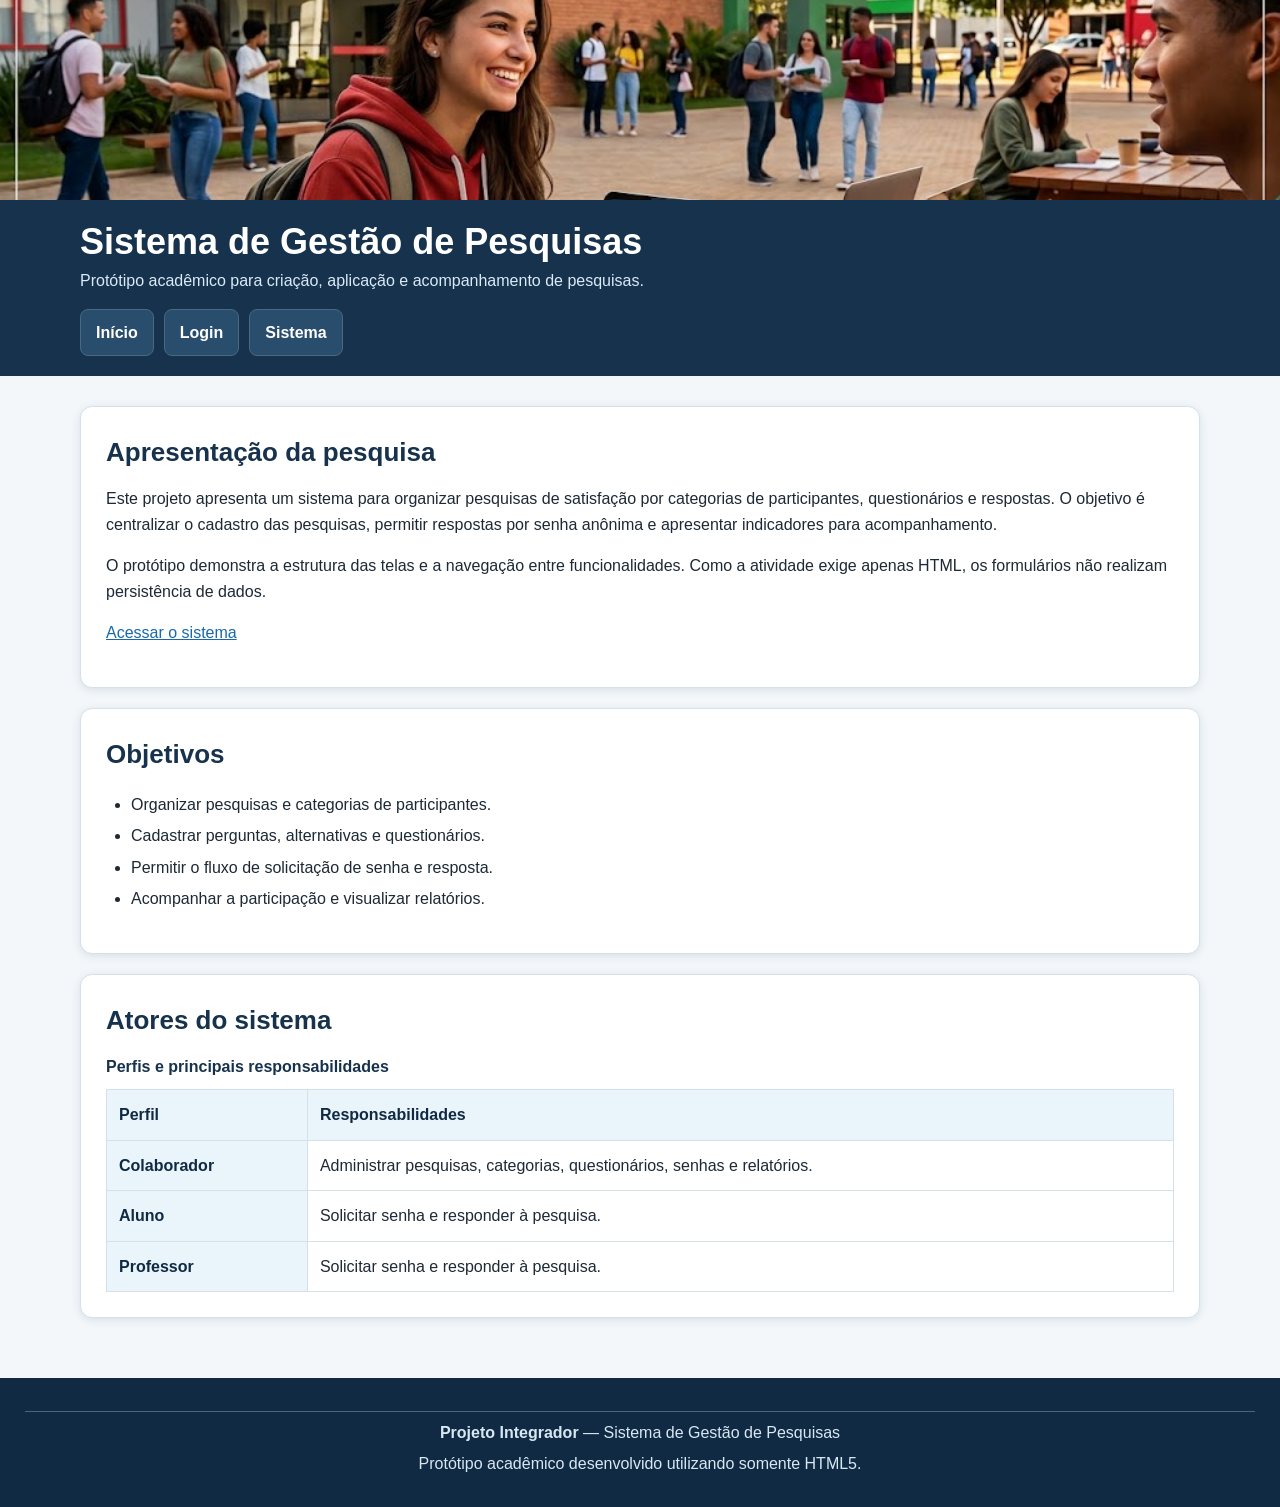
<file: 2026-2/desenvolvimento-web/desenvolvimento-web-projeto/desenvolvimentoweb/index.html>
<!DOCTYPE html>
<html lang="pt-BR">
<head>
<meta charset="UTF-8">
<meta name="viewport" content="width=device-width, initial-scale=1.0">
<meta name="description" content="Protótipo acadêmico de sistema para gestão de pesquisas de satisfação.">
<title>Início — Gestão de Pesquisas</title>
<link rel="stylesheet" href="css/style.css">
</head>
<body>
<header>
<figure>
<img src="img/fotoinicial.jpg">
<figcaption>Banner de apresentação do sistema</figcaption>
</figure>
<h1>Sistema de Gestão de Pesquisas</h1>
<p>Protótipo acadêmico para criação, aplicação e acompanhamento de pesquisas.</p>
<nav aria-label="Navegação principal">
<ul>
<li><a href="index.html">Início</a></li>
<li><a href="login.html">Login</a></li>
<li><a href="main.html">Sistema</a></li>
</ul>
</nav>
</header>
<main id="conteudo">
<section aria-labelledby="apresentacao">
<h2 id="apresentacao">Apresentação da pesquisa</h2>
<p>Este projeto apresenta um sistema para organizar pesquisas de satisfação por categorias de participantes, questionários e respostas. O objetivo é centralizar o cadastro das pesquisas, permitir respostas por senha anônima e apresentar indicadores para acompanhamento.</p>
<p>O protótipo demonstra a estrutura das telas e a navegação entre funcionalidades. Como a atividade exige apenas HTML, os formulários não realizam persistência de dados.</p>
<p><a href="login.html">Acessar o sistema</a></p>
</section>
<section aria-labelledby="objetivos">
<h2 id="objetivos">Objetivos</h2>
<ul>
<li>Organizar pesquisas e categorias de participantes.</li>
<li>Cadastrar perguntas, alternativas e questionários.</li>
<li>Permitir o fluxo de solicitação de senha e resposta.</li>
<li>Acompanhar a participação e visualizar relatórios.</li>
</ul>
</section>
<section aria-labelledby="atores">
<h2 id="atores">Atores do sistema</h2>
<table>
<caption>Perfis e principais responsabilidades</caption>
<thead><tr><th scope="col">Perfil</th><th scope="col">Responsabilidades</th></tr></thead>
<tbody>
<tr><th scope="row">Colaborador</th><td>Administrar pesquisas, categorias, questionários, senhas e relatórios.</td></tr>
<tr><th scope="row">Aluno</th><td>Solicitar senha e responder à pesquisa.</td></tr>
<tr><th scope="row">Professor</th><td>Solicitar senha e responder à pesquisa.</td></tr>
</tbody>
</table>
</section>
</main>
<footer>
<hr>
<p><strong>Projeto Integrador</strong> — Sistema de Gestão de Pesquisas</p>
<p>Protótipo acadêmico desenvolvido utilizando somente HTML5.</p>
</footer>
</body>
</html>
</file>
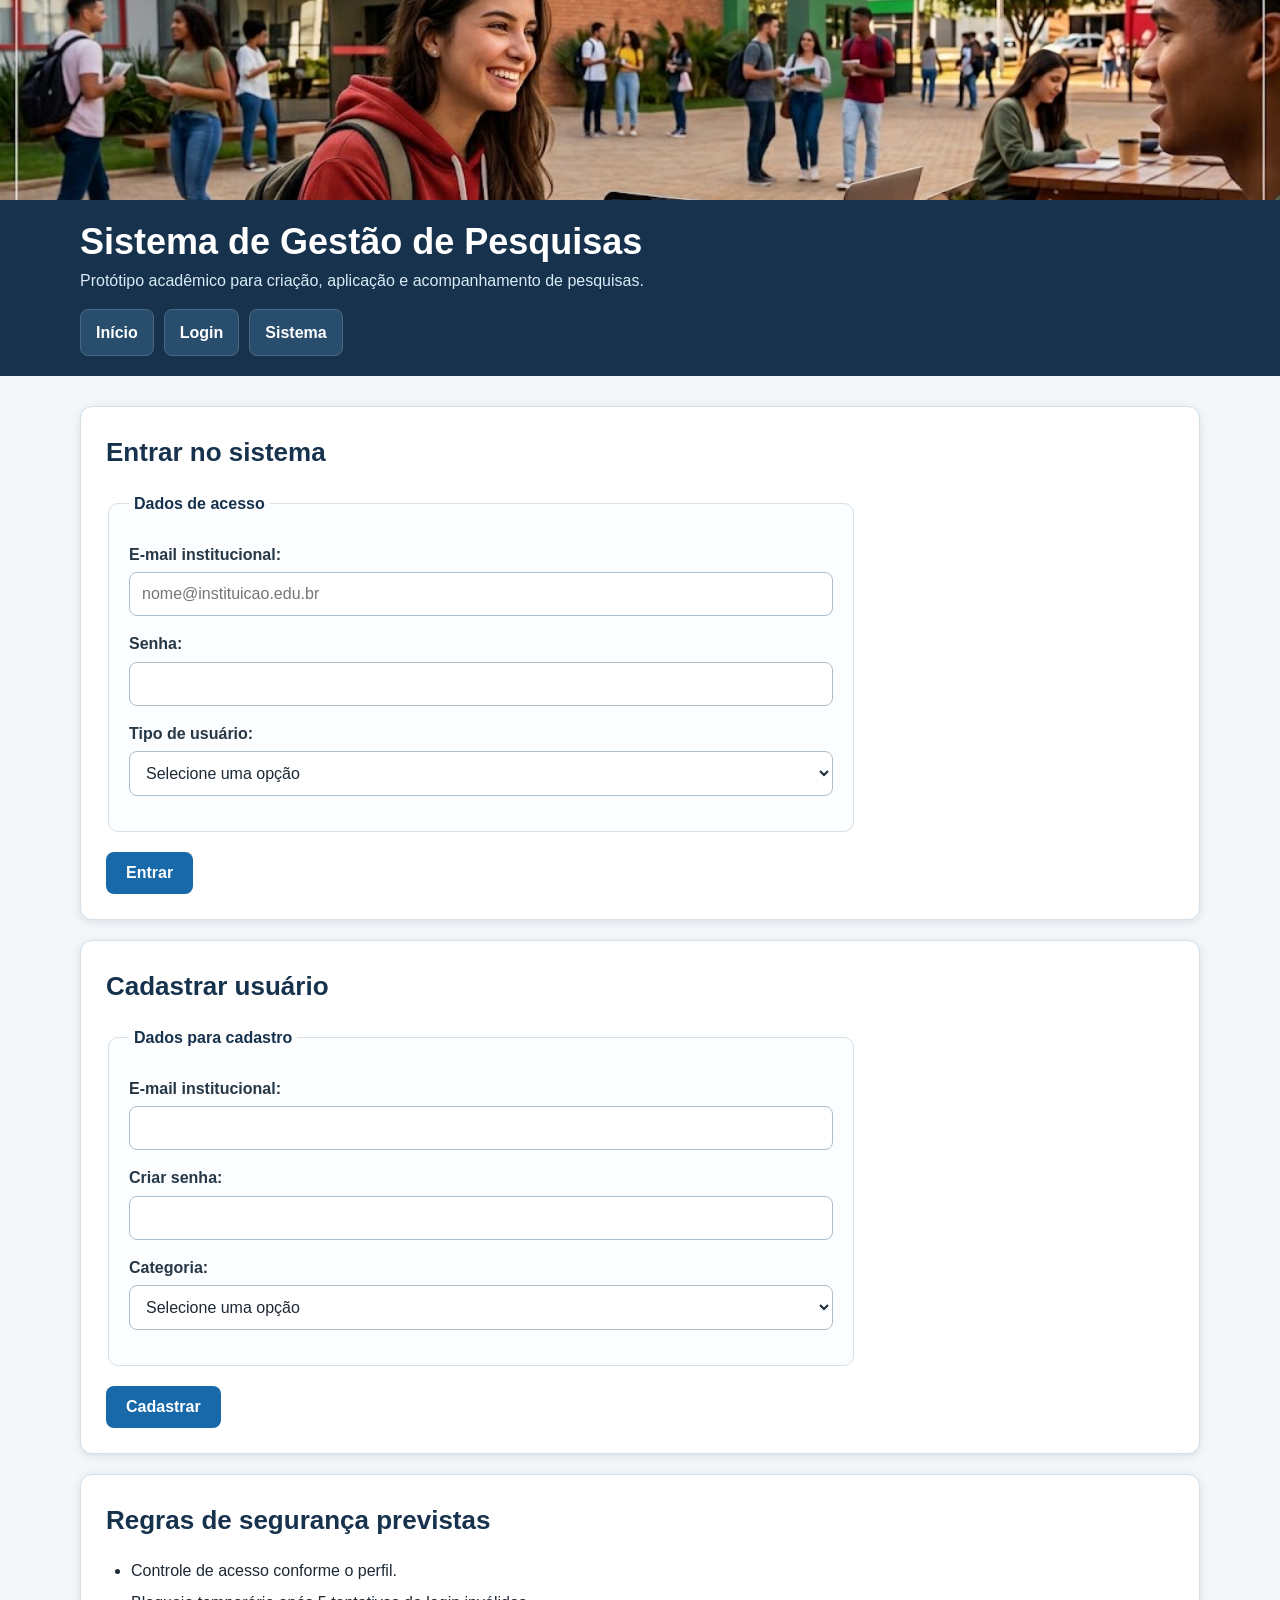
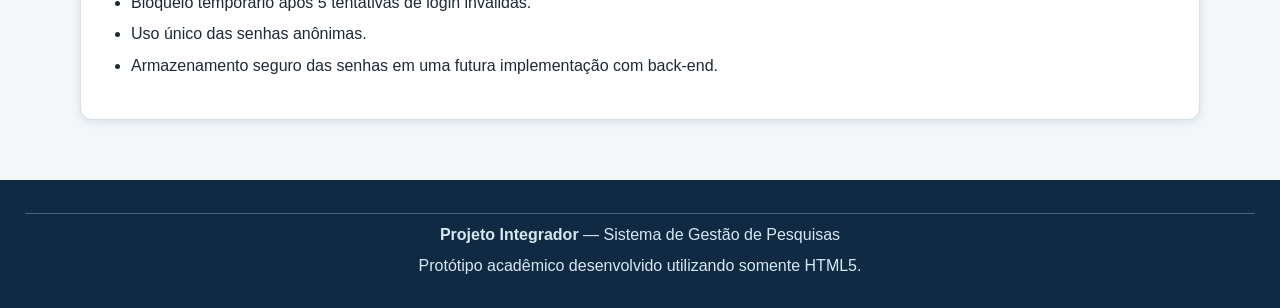
<file: 2026-2/desenvolvimento-web/desenvolvimento-web-projeto/desenvolvimentoweb/login.html>
<!DOCTYPE html>
<html lang="pt-BR">
<head>
<meta charset="UTF-8">
<meta name="viewport" content="width=device-width, initial-scale=1.0">
<meta name="description" content="Protótipo acadêmico de sistema para gestão de pesquisas de satisfação.">
<title>Login — Gestão de Pesquisas</title>
<link rel="stylesheet" href="css/style.css">
</head>
<body>
<header>
<figure>
<img src="img/fotoinicial.jpg" width="1200" height="240" alt="Banner do Sistema de Gestão de Pesquisas">
<figcaption>Banner de apresentação do sistema</figcaption>
</figure>
<h1>Sistema de Gestão de Pesquisas</h1>
<p>Protótipo acadêmico para criação, aplicação e acompanhamento de pesquisas.</p>
<nav aria-label="Navegação principal">
<ul>
<li><a href="index.html">Início</a></li>
<li><a href="login.html">Login</a></li>
<li><a href="main.html">Sistema</a></li>
</ul>
</nav>
</header>
<main id="conteudo">
<section aria-labelledby="login">
<h2 id="login">Entrar no sistema</h2>
<form action="main.html" method="get">
<fieldset>
<legend>Dados de acesso</legend>
<p><label for="email">E-mail institucional:</label><br><input id="email" name="email" type="email" autocomplete="username" placeholder="nome@instituicao.edu.br" required></p>
<p><label for="senha">Senha:</label><br><input id="senha" name="senha" type="password" autocomplete="current-password" minlength="8" pattern="(?=.*[a-z])(?=.*[A-Z])(?=.*[0-9])(?=.*[^A-Za-z0-9]).{8,}" title="Use pelo menos 8 caracteres, incluindo maiúscula, minúscula, número e caractere especial." required></p>
<p><label for="perfil">Tipo de usuário:</label><br><select id="perfil" name="perfil" required><option value="">Selecione uma opção</option><option value="aluno">Aluno</option><option value="professor">Professor</option><option value="colaborador">Colaborador</option></select></p>
</fieldset>
<button type="submit">Entrar</button>
</form>
</section>
<section aria-labelledby="cadastro-usuario">
<h2 id="cadastro-usuario">Cadastrar usuário</h2>
<form action="main.html" method="get">
<fieldset>
<legend>Dados para cadastro</legend>
<p><label for="cad-email">E-mail institucional:</label><br><input id="cad-email" name="cad-email" type="email" autocomplete="email" required></p>
<p><label for="cad-senha">Criar senha:</label><br><input id="cad-senha" name="cad-senha" type="password" autocomplete="new-password" minlength="8" pattern="(?=.*[a-z])(?=.*[A-Z])(?=.*[0-9])(?=.*[^A-Za-z0-9]).{8,}" title="Use pelo menos 8 caracteres, incluindo maiúscula, minúscula, número e caractere especial." required></p>
<p><label for="cad-categoria">Categoria:</label><br><select id="cad-categoria" name="cad-categoria" required><option value="">Selecione uma opção</option><option>Aluno</option><option>Professor</option></select></p>
</fieldset>
<button type="submit">Cadastrar</button>
</form>
</section>
<section aria-labelledby="seguranca">
<h2 id="seguranca">Regras de segurança previstas</h2>
<ul>
<li>Controle de acesso conforme o perfil.</li>
<li>Bloqueio temporário após 5 tentativas de login inválidas.</li>
<li>Uso único das senhas anônimas.</li>
<li>Armazenamento seguro das senhas em uma futura implementação com back-end.</li>
</ul>
</section>
</main>
<footer>
<hr>
<p><strong>Projeto Integrador</strong> — Sistema de Gestão de Pesquisas</p>
<p>Protótipo acadêmico desenvolvido utilizando somente HTML5.</p>
</footer>
</body>
</html>
</file>
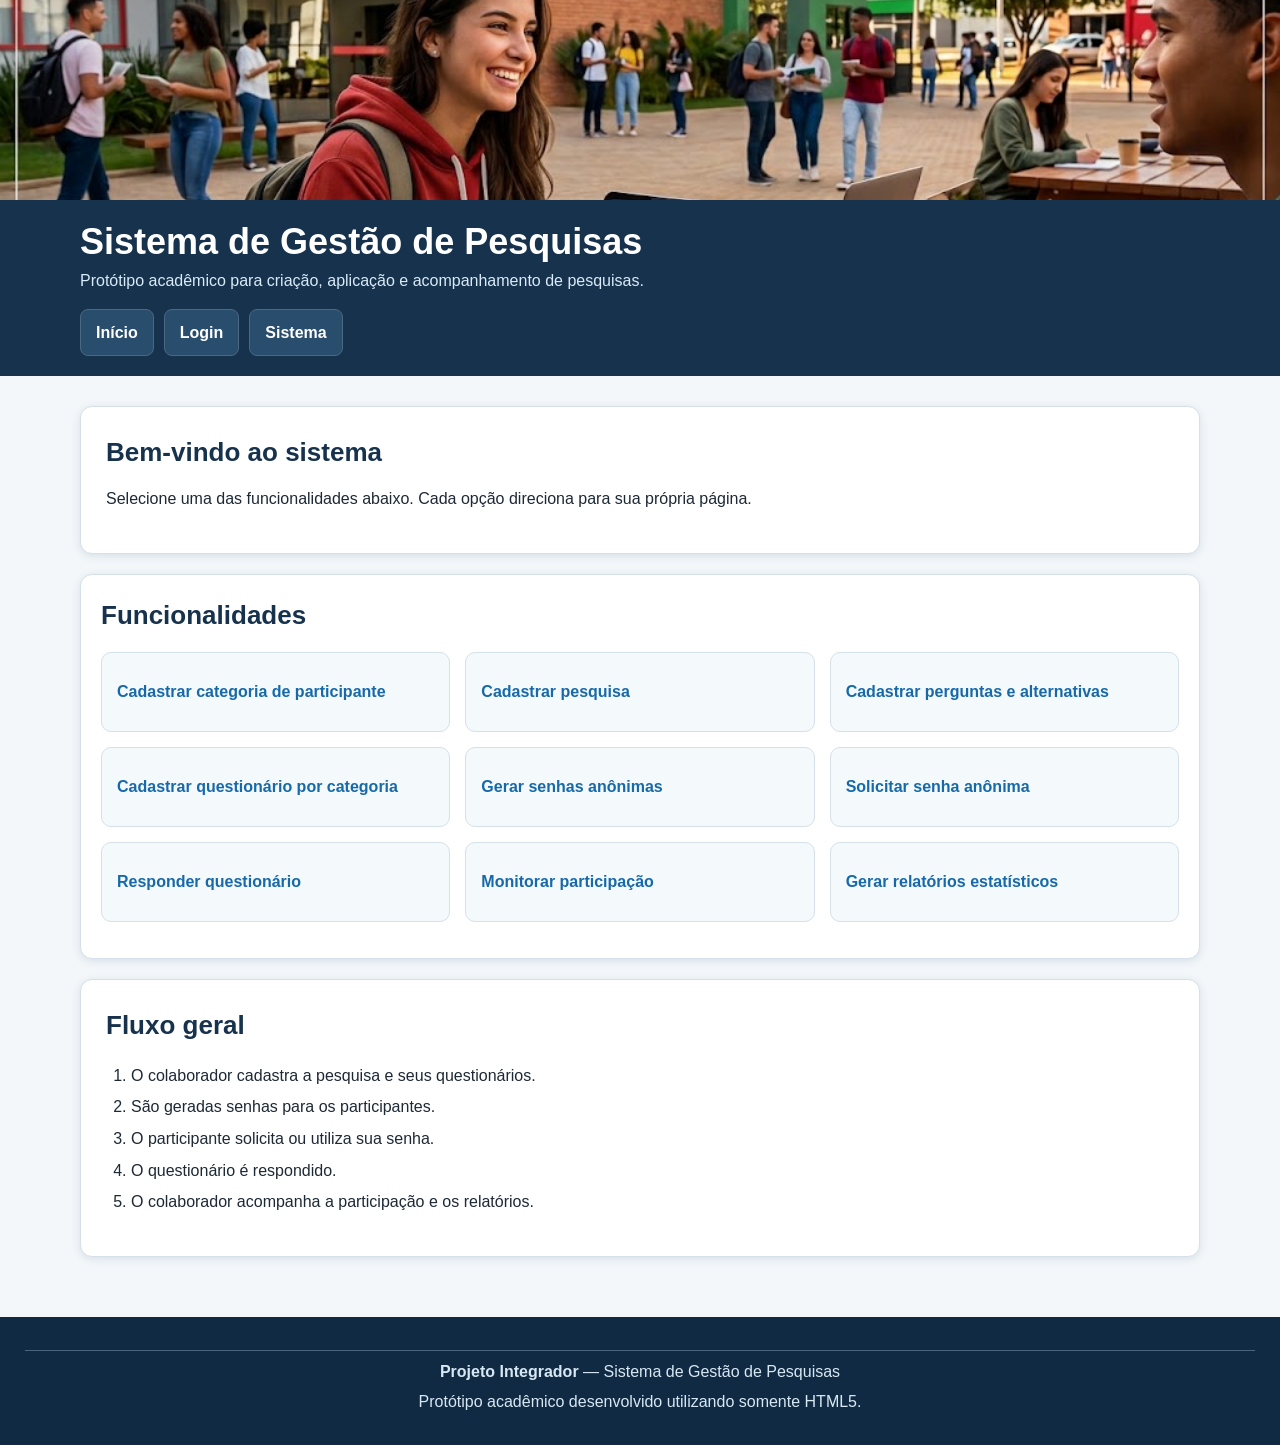
<file: 2026-2/desenvolvimento-web/desenvolvimento-web-projeto/desenvolvimentoweb/main.html>
<!DOCTYPE html>
<html lang="pt-BR">
<head>
<meta charset="UTF-8">
<meta name="viewport" content="width=device-width, initial-scale=1.0">
<meta name="description" content="Protótipo acadêmico de sistema para gestão de pesquisas de satisfação.">
<title>Sistema — Gestão de Pesquisas</title>
<link rel="stylesheet" href="css/style.css">
</head>
<body>
<header>
<figure>
<img src="img/fotoinicial.jpg" width="1200" height="240" alt="Banner do Sistema de Gestão de Pesquisas">
<figcaption>Banner de apresentação do sistema</figcaption>
</figure>
<h1>Sistema de Gestão de Pesquisas</h1>
<p>Protótipo acadêmico para criação, aplicação e acompanhamento de pesquisas.</p>
<nav aria-label="Navegação principal">
<ul>
<li><a href="index.html">Início</a></li>
<li><a href="login.html">Login</a></li>
<li><a href="main.html">Sistema</a></li>
</ul>
</nav>
</header>
<main id="conteudo">
<section aria-labelledby="boas-vindas">
<h2 id="boas-vindas">Bem-vindo ao sistema</h2>
<p>Selecione uma das funcionalidades abaixo. Cada opção direciona para sua própria página.</p>
</section>
<nav aria-label="Funcionalidades do sistema">
<h2>Funcionalidades</h2>
<ul>
<li><a href="paginas/categoria.html">Cadastrar categoria de participante</a></li>
<li><a href="paginas/pesquisa.html">Cadastrar pesquisa</a></li>
<li><a href="paginas/perguntas.html">Cadastrar perguntas e alternativas</a></li>
<li><a href="paginas/questionario.html">Cadastrar questionário por categoria</a></li>
<li><a href="paginas/senhas.html">Gerar senhas anônimas</a></li>
<li><a href="paginas/solicitar-senha.html">Solicitar senha anônima</a></li>
<li><a href="paginas/responder.html">Responder questionário</a></li>
<li><a href="paginas/monitoramento.html">Monitorar participação</a></li>
<li><a href="paginas/relatorios.html">Gerar relatórios estatísticos</a></li>
</ul>
</nav>
<section aria-labelledby="fluxo">
<h2 id="fluxo">Fluxo geral</h2>
<ol><li>O colaborador cadastra a pesquisa e seus questionários.</li><li>São geradas senhas para os participantes.</li><li>O participante solicita ou utiliza sua senha.</li><li>O questionário é respondido.</li><li>O colaborador acompanha a participação e os relatórios.</li></ol>
</section>
</main>
<footer>
<hr>
<p><strong>Projeto Integrador</strong> — Sistema de Gestão de Pesquisas</p>
<p>Protótipo acadêmico desenvolvido utilizando somente HTML5.</p>
</footer>
</body>
</html>
</file>
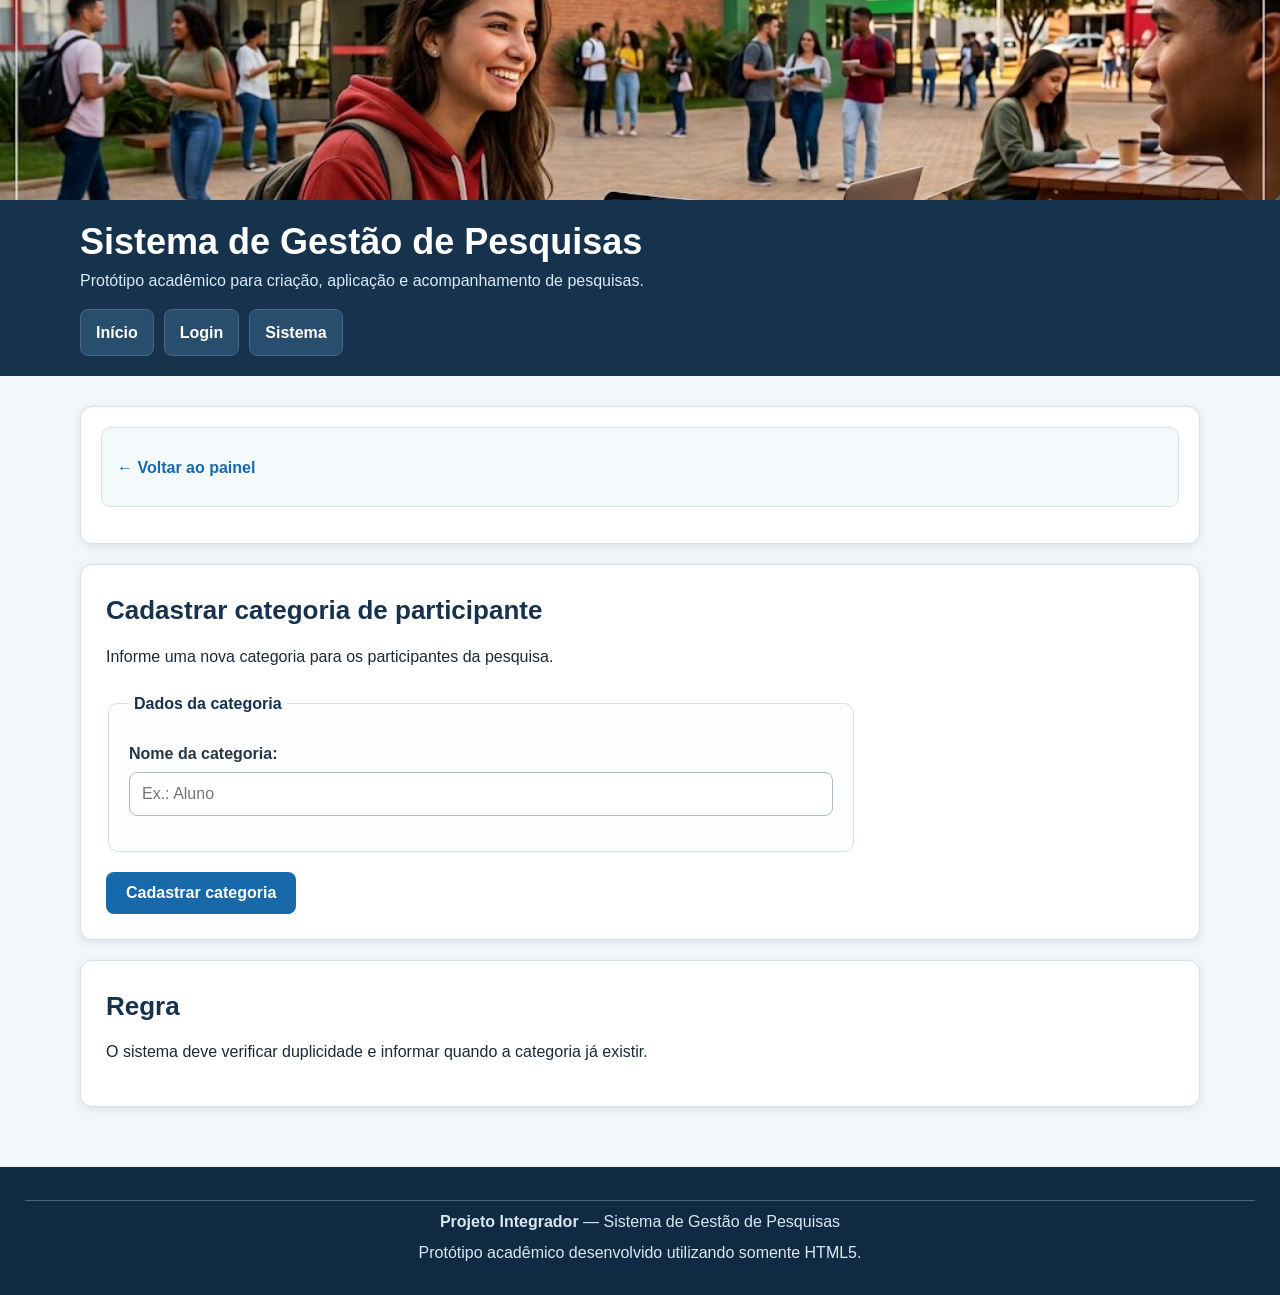
<file: 2026-2/desenvolvimento-web/desenvolvimento-web-projeto/desenvolvimentoweb/paginas/categoria.html>
<!DOCTYPE html>
<html lang="pt-BR">
<head>
<meta charset="UTF-8">
<meta name="viewport" content="width=device-width, initial-scale=1.0">
<meta name="description" content="Protótipo acadêmico de sistema para gestão de pesquisas de satisfação.">
<title>Cadastrar categoria — Gestão de Pesquisas</title>
<link rel="stylesheet" href="../css/style.css">
</head>
<body>
<header>
<figure>
<img src="../img/fotoinicial.jpg" width="1200" height="240" alt="Banner do Sistema de Gestão de Pesquisas">
<figcaption>Banner de apresentação do sistema</figcaption>
</figure>
<h1>Sistema de Gestão de Pesquisas</h1>
<p>Protótipo acadêmico para criação, aplicação e acompanhamento de pesquisas.</p>
<nav aria-label="Navegação principal">
<ul>
<li><a href="../index.html">Início</a></li>
<li><a href="../login.html">Login</a></li>
<li><a href="../main.html">Sistema</a></li>
</ul>
</nav>
</header>
<main id="conteudo">
<nav aria-label="Navegação do sistema"><p><a href="../main.html">← Voltar ao painel</a></p></nav>
<section aria-labelledby="titulo-funcao">
<h2 id="titulo-funcao">Cadastrar categoria de participante</h2>
<p>Informe uma nova categoria para os participantes da pesquisa.</p>
<form action="categoria.html" method="get">
<fieldset><legend>Dados da categoria</legend>
<p><label for="nome">Nome da categoria:</label><br><input id="nome" name="nome" type="text" minlength="2" maxlength="60" placeholder="Ex.: Aluno" required></p>
</fieldset><button type="submit">Cadastrar categoria</button>
</form>
</section>
<section aria-labelledby="regra"><h2 id="regra">Regra</h2><p>O sistema deve verificar duplicidade e informar quando a categoria já existir.</p></section>
</main>
<footer>
<hr>
<p><strong>Projeto Integrador</strong> — Sistema de Gestão de Pesquisas</p>
<p>Protótipo acadêmico desenvolvido utilizando somente HTML5.</p>
</footer>
</body>
</html>
</file>
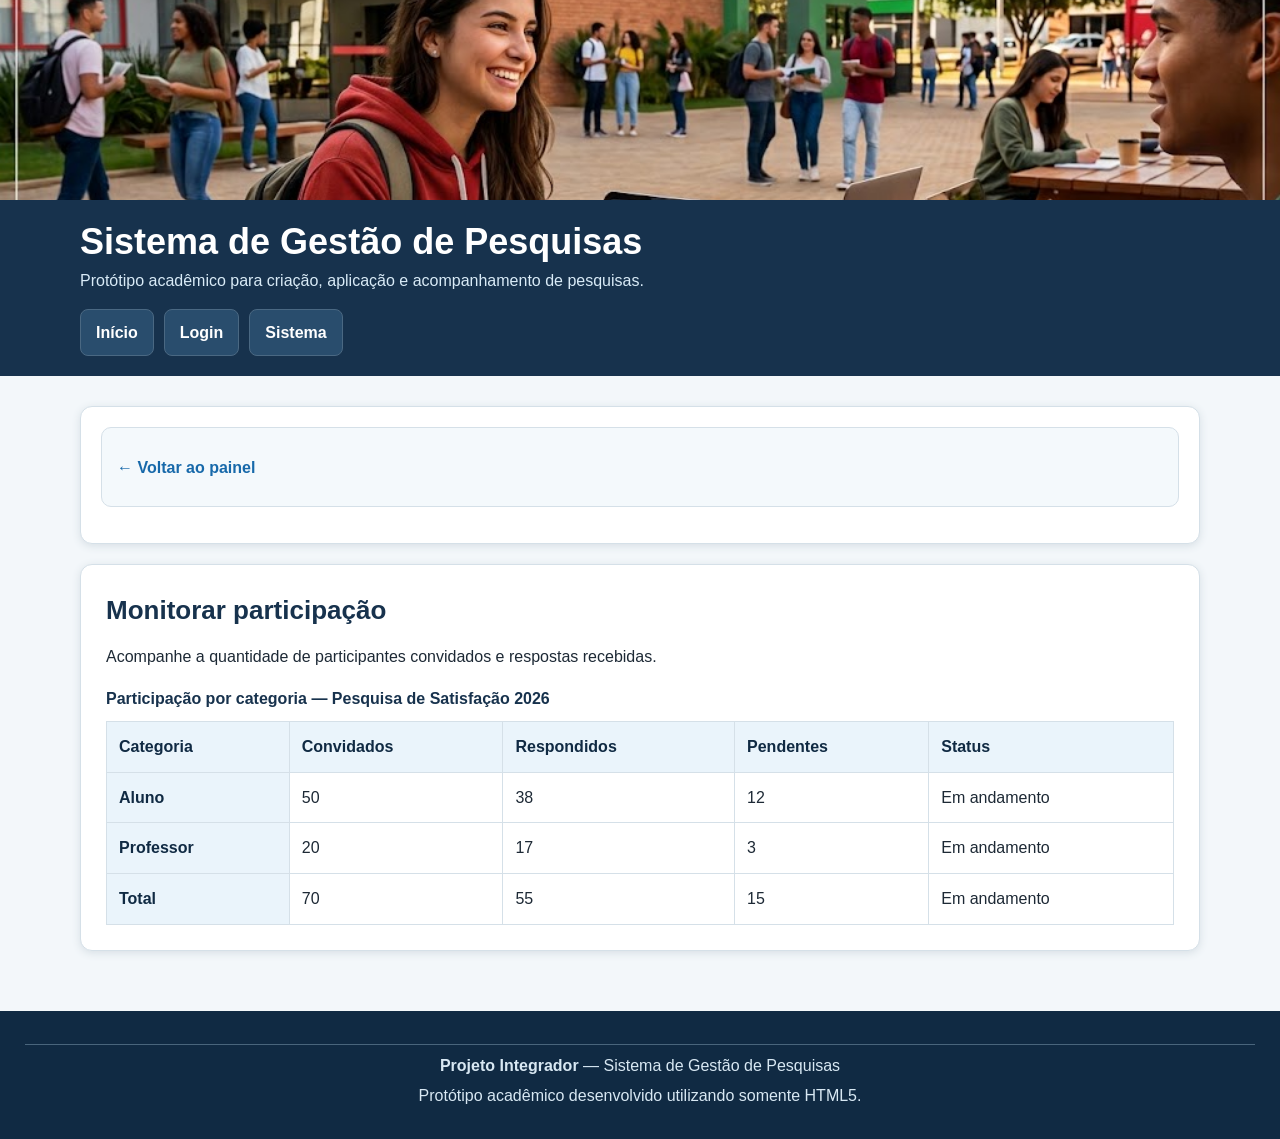
<file: 2026-2/desenvolvimento-web/desenvolvimento-web-projeto/desenvolvimentoweb/paginas/monitoramento.html>
<!DOCTYPE html>
<html lang="pt-BR">
<head>
<meta charset="UTF-8">
<meta name="viewport" content="width=device-width, initial-scale=1.0">
<meta name="description" content="Protótipo acadêmico de sistema para gestão de pesquisas de satisfação.">
<title>Monitoramento — Gestão de Pesquisas</title>
<link rel="stylesheet" href="../css/style.css">
</head>
<body>
<header>
<figure>
<img src="../img/fotoinicial.jpg" width="1200" height="240" alt="Banner do Sistema de Gestão de Pesquisas">
<figcaption>Banner de apresentação do sistema</figcaption>
</figure>
<h1>Sistema de Gestão de Pesquisas</h1>
<p>Protótipo acadêmico para criação, aplicação e acompanhamento de pesquisas.</p>
<nav aria-label="Navegação principal">
<ul>
<li><a href="../index.html">Início</a></li>
<li><a href="../login.html">Login</a></li>
<li><a href="../main.html">Sistema</a></li>
</ul>
</nav>
</header>
<main id="conteudo">
<nav aria-label="Navegação do sistema"><p><a href="../main.html">← Voltar ao painel</a></p></nav>
<section aria-labelledby="monitoramento">
<h2 id="monitoramento">Monitorar participação</h2>
<p>Acompanhe a quantidade de participantes convidados e respostas recebidas.</p>
<table>
<caption>Participação por categoria — Pesquisa de Satisfação 2026</caption>
<thead><tr><th scope="col">Categoria</th><th scope="col">Convidados</th><th scope="col">Respondidos</th><th scope="col">Pendentes</th><th scope="col">Status</th></tr></thead>
<tbody><tr><th scope="row">Aluno</th><td>50</td><td>38</td><td>12</td><td>Em andamento</td></tr>
<tr><th scope="row">Professor</th><td>20</td><td>17</td><td>3</td><td>Em andamento</td></tr>
<tr><th scope="row">Total</th><td>70</td><td>55</td><td>15</td><td>Em andamento</td></tr></tbody>
</table>
</section>
</main>
<footer>
<hr>
<p><strong>Projeto Integrador</strong> — Sistema de Gestão de Pesquisas</p>
<p>Protótipo acadêmico desenvolvido utilizando somente HTML5.</p>
</footer>
</body>
</html>
</file>
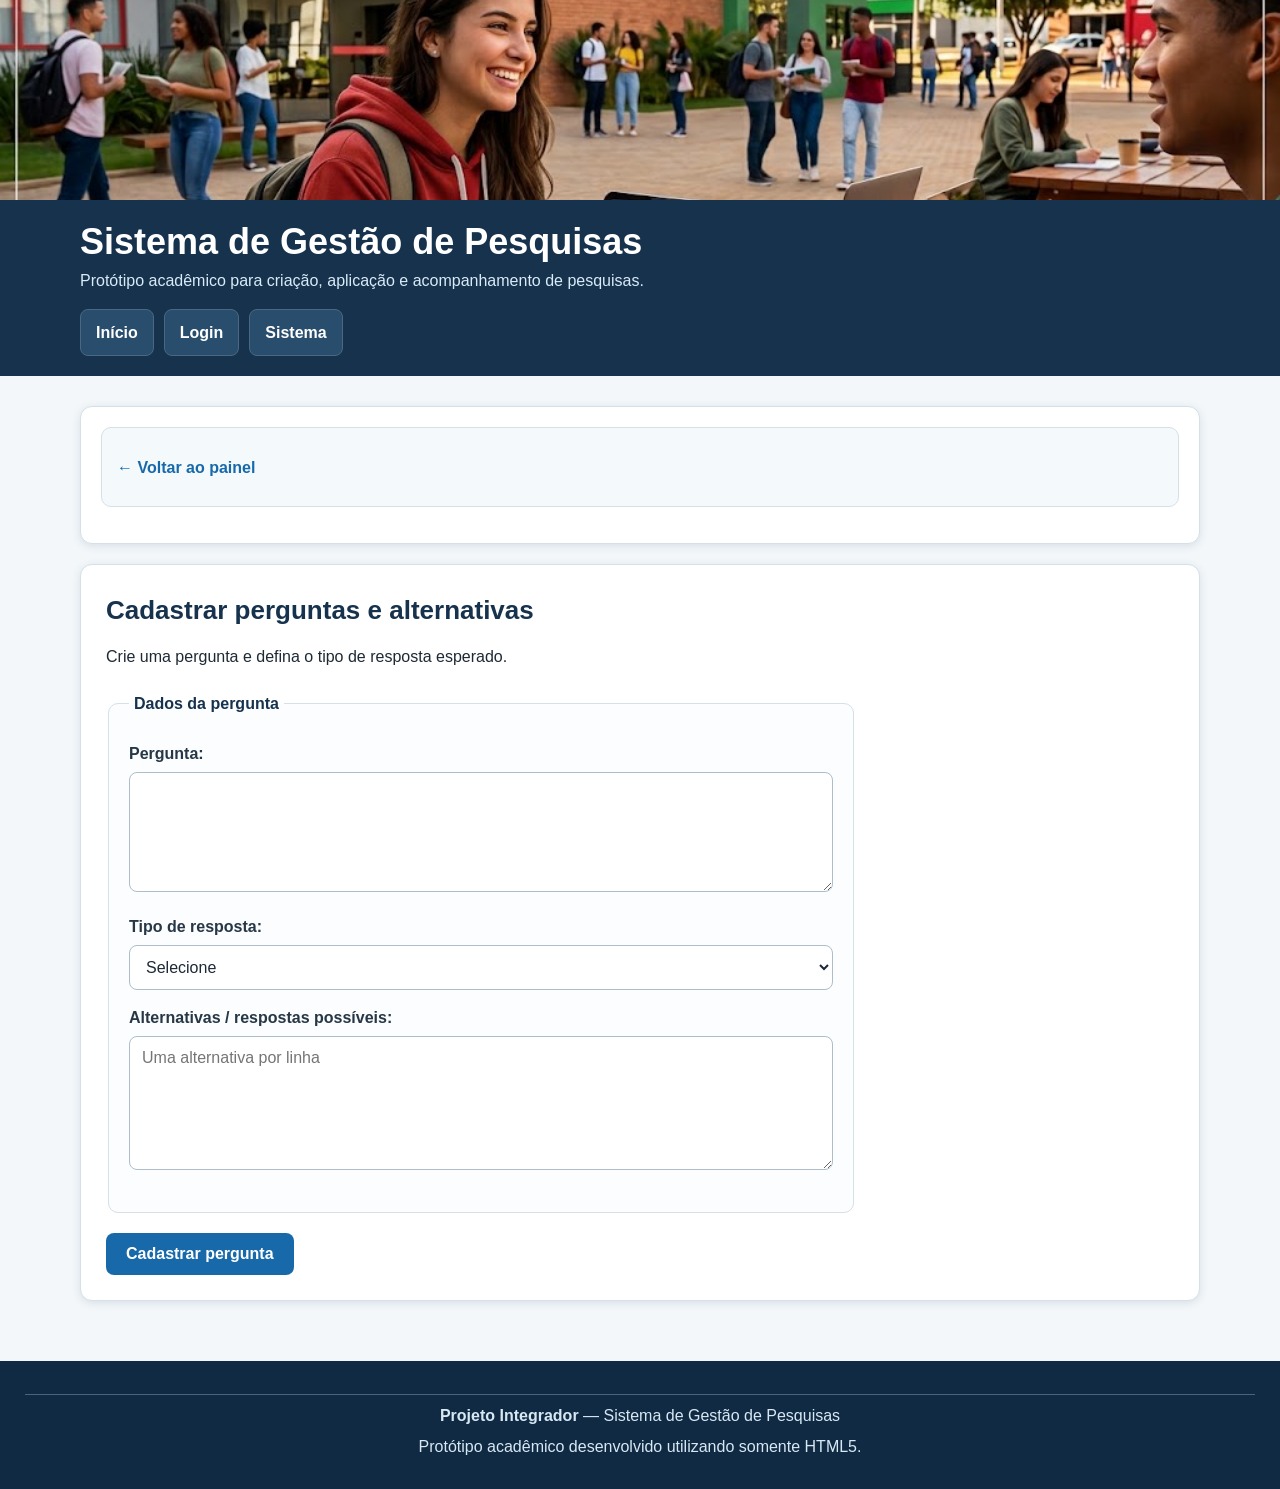
<file: 2026-2/desenvolvimento-web/desenvolvimento-web-projeto/desenvolvimentoweb/paginas/perguntas.html>
<!DOCTYPE html>
<html lang="pt-BR">
<head>
<meta charset="UTF-8">
<meta name="viewport" content="width=device-width, initial-scale=1.0">
<meta name="description" content="Protótipo acadêmico de sistema para gestão de pesquisas de satisfação.">
<title>Perguntas — Gestão de Pesquisas</title>
<link rel="stylesheet" href="../css/style.css">
</head>
<body>
<header>
<figure>
<img src="../img/fotoinicial.jpg" width="1200" height="240" alt="Banner do Sistema de Gestão de Pesquisas">
<figcaption>Banner de apresentação do sistema</figcaption>
</figure>
<h1>Sistema de Gestão de Pesquisas</h1>
<p>Protótipo acadêmico para criação, aplicação e acompanhamento de pesquisas.</p>
<nav aria-label="Navegação principal">
<ul>
<li><a href="../index.html">Início</a></li>
<li><a href="../login.html">Login</a></li>
<li><a href="../main.html">Sistema</a></li>
</ul>
</nav>
</header>
<main id="conteudo">
<nav aria-label="Navegação do sistema"><p><a href="../main.html">← Voltar ao painel</a></p></nav>
<section aria-labelledby="titulo-funcao">
<h2 id="titulo-funcao">Cadastrar perguntas e alternativas</h2>
<p>Crie uma pergunta e defina o tipo de resposta esperado.</p>
<form action="perguntas.html" method="get">
<fieldset><legend>Dados da pergunta</legend>
<p><label for="pergunta">Pergunta:</label><br><textarea id="pergunta" name="pergunta" rows="4" maxlength="500" required></textarea></p>
<p><label for="tipo">Tipo de resposta:</label><br><select id="tipo" name="tipo" required><option value="">Selecione</option><option>Múltipla escolha</option><option>Sim / Não</option><option>Resposta aberta</option><option>Escala de satisfação</option></select></p>
<p><label for="alternativas">Alternativas / respostas possíveis:</label><br><textarea id="alternativas" name="alternativas" rows="6" placeholder="Uma alternativa por linha"></textarea></p>
</fieldset><button type="submit">Cadastrar pergunta</button>
</form>
</section>

</main>
<footer>
<hr>
<p><strong>Projeto Integrador</strong> — Sistema de Gestão de Pesquisas</p>
<p>Protótipo acadêmico desenvolvido utilizando somente HTML5.</p>
</footer>
</body>
</html>
</file>
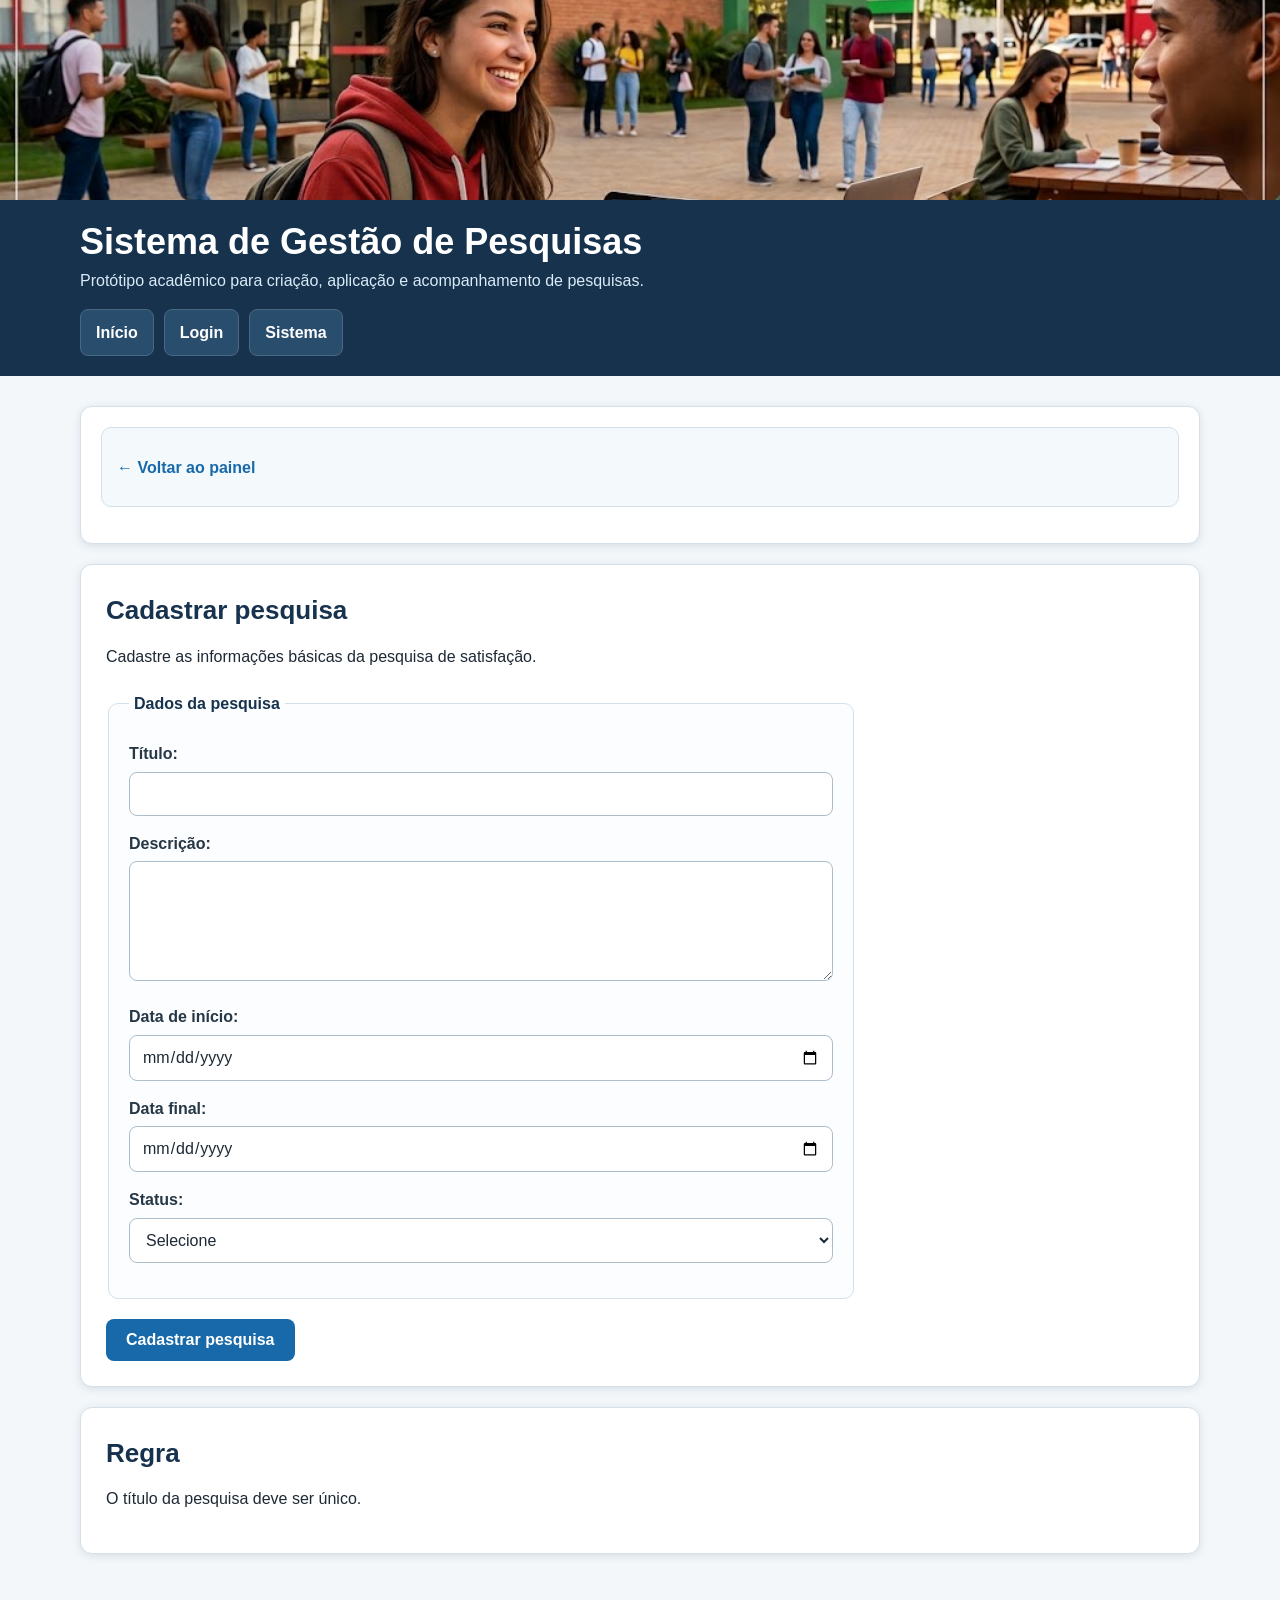
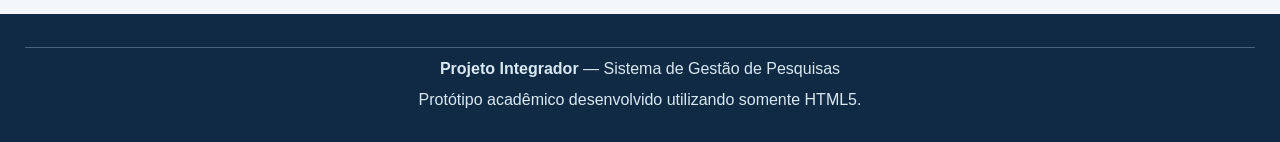
<file: 2026-2/desenvolvimento-web/desenvolvimento-web-projeto/desenvolvimentoweb/paginas/pesquisa.html>
<!DOCTYPE html>
<html lang="pt-BR">
<head>
<meta charset="UTF-8">
<meta name="viewport" content="width=device-width, initial-scale=1.0">
<meta name="description" content="Protótipo acadêmico de sistema para gestão de pesquisas de satisfação.">
<title>Cadastrar pesquisa — Gestão de Pesquisas</title>
<link rel="stylesheet" href="../css/style.css">
</head>
<body>
<header>
<figure>
<img src="../img/fotoinicial.jpg" width="1200" height="240" alt="Banner do Sistema de Gestão de Pesquisas">
<figcaption>Banner de apresentação do sistema</figcaption>
</figure>
<h1>Sistema de Gestão de Pesquisas</h1>
<p>Protótipo acadêmico para criação, aplicação e acompanhamento de pesquisas.</p>
<nav aria-label="Navegação principal">
<ul>
<li><a href="../index.html">Início</a></li>
<li><a href="../login.html">Login</a></li>
<li><a href="../main.html">Sistema</a></li>
</ul>
</nav>
</header>
<main id="conteudo">
<nav aria-label="Navegação do sistema"><p><a href="../main.html">← Voltar ao painel</a></p></nav>
<section aria-labelledby="titulo-funcao">
<h2 id="titulo-funcao">Cadastrar pesquisa</h2>
<p>Cadastre as informações básicas da pesquisa de satisfação.</p>
<form action="pesquisa.html" method="get">
<fieldset><legend>Dados da pesquisa</legend>
<p><label for="titulo">Título:</label><br><input id="titulo" name="titulo" type="text" minlength="3" maxlength="120" required></p>
<p><label for="descricao">Descrição:</label><br><textarea id="descricao" name="descricao" rows="4" maxlength="500" required></textarea></p>
<p><label for="inicio">Data de início:</label><br><input id="inicio" name="inicio" type="date" required></p>
<p><label for="fim">Data final:</label><br><input id="fim" name="fim" type="date" required></p>
<p><label for="status">Status:</label><br><select id="status" name="status" required><option value="">Selecione</option><option>Ativa</option><option>Inativa</option></select></p>
</fieldset><button type="submit">Cadastrar pesquisa</button>
</form>
</section>
<section><h2>Regra</h2><p>O título da pesquisa deve ser único.</p></section>
</main>
<footer>
<hr>
<p><strong>Projeto Integrador</strong> — Sistema de Gestão de Pesquisas</p>
<p>Protótipo acadêmico desenvolvido utilizando somente HTML5.</p>
</footer>
</body>
</html>
</file>
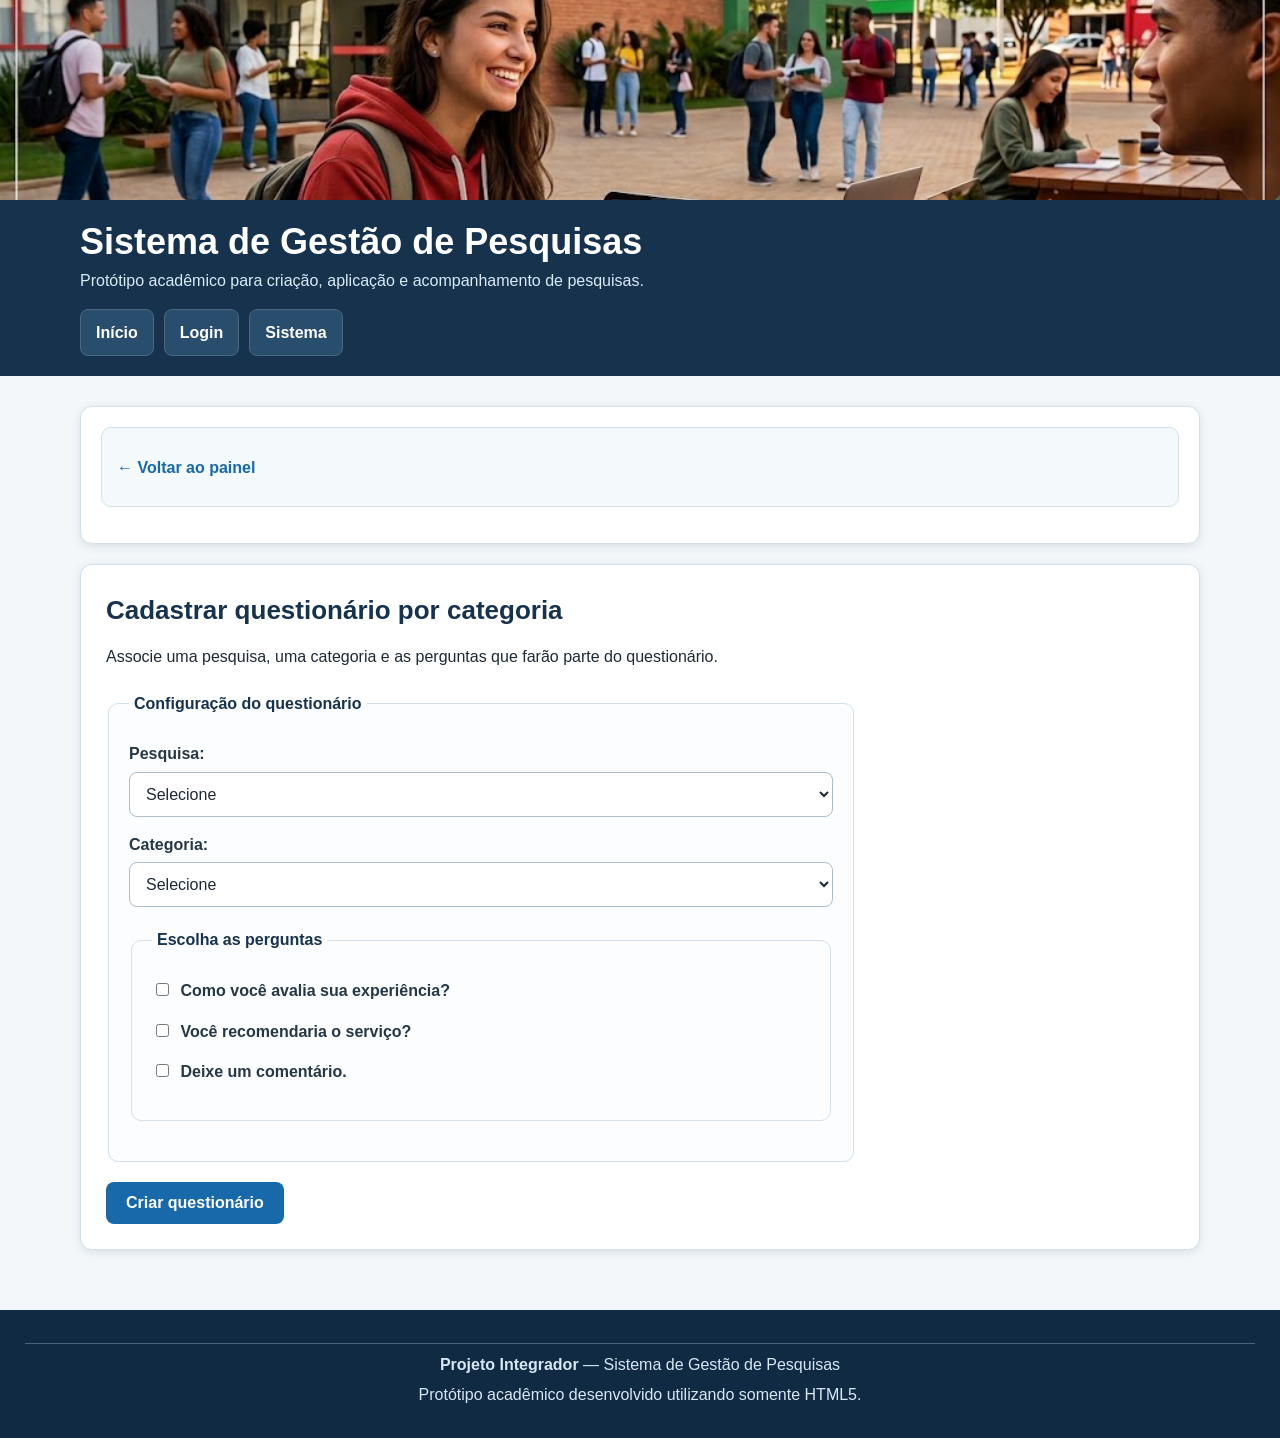
<file: 2026-2/desenvolvimento-web/desenvolvimento-web-projeto/desenvolvimentoweb/paginas/questionario.html>
<!DOCTYPE html>
<html lang="pt-BR">
<head>
<meta charset="UTF-8">
<meta name="viewport" content="width=device-width, initial-scale=1.0">
<meta name="description" content="Protótipo acadêmico de sistema para gestão de pesquisas de satisfação.">
<title>Questionário — Gestão de Pesquisas</title>
<link rel="stylesheet" href="../css/style.css">
</head>
<body>
<header>
<figure>
<img src="../img/fotoinicial.jpg" width="1200" height="240" alt="Banner do Sistema de Gestão de Pesquisas">
<figcaption>Banner de apresentação do sistema</figcaption>
</figure>
<h1>Sistema de Gestão de Pesquisas</h1>
<p>Protótipo acadêmico para criação, aplicação e acompanhamento de pesquisas.</p>
<nav aria-label="Navegação principal">
<ul>
<li><a href="../index.html">Início</a></li>
<li><a href="../login.html">Login</a></li>
<li><a href="../main.html">Sistema</a></li>
</ul>
</nav>
</header>
<main id="conteudo">
<nav aria-label="Navegação do sistema"><p><a href="../main.html">← Voltar ao painel</a></p></nav>
<section aria-labelledby="titulo-funcao">
<h2 id="titulo-funcao">Cadastrar questionário por categoria</h2>
<p>Associe uma pesquisa, uma categoria e as perguntas que farão parte do questionário.</p>
<form action="questionario.html" method="get">
<fieldset><legend>Configuração do questionário</legend>
<p><label for="pesquisa">Pesquisa:</label><br><select id="pesquisa" name="pesquisa" required><option value="">Selecione</option><option>Pesquisa de Satisfação 2026</option></select></p>
<p><label for="categoria">Categoria:</label><br><select id="categoria" name="categoria" required><option value="">Selecione</option><option>Aluno</option><option>Professor</option></select></p>
<fieldset><legend>Escolha as perguntas</legend>
<p><input id="p1" name="perguntas" type="checkbox" value="experiencia"> <label for="p1">Como você avalia sua experiência?</label></p>
<p><input id="p2" name="perguntas" type="checkbox" value="recomendacao"> <label for="p2">Você recomendaria o serviço?</label></p>
<p><input id="p3" name="perguntas" type="checkbox" value="comentario"> <label for="p3">Deixe um comentário.</label></p>
</fieldset>
</fieldset><button type="submit">Criar questionário</button>
</form>
</section>

</main>
<footer>
<hr>
<p><strong>Projeto Integrador</strong> — Sistema de Gestão de Pesquisas</p>
<p>Protótipo acadêmico desenvolvido utilizando somente HTML5.</p>
</footer>
</body>
</html>
</file>
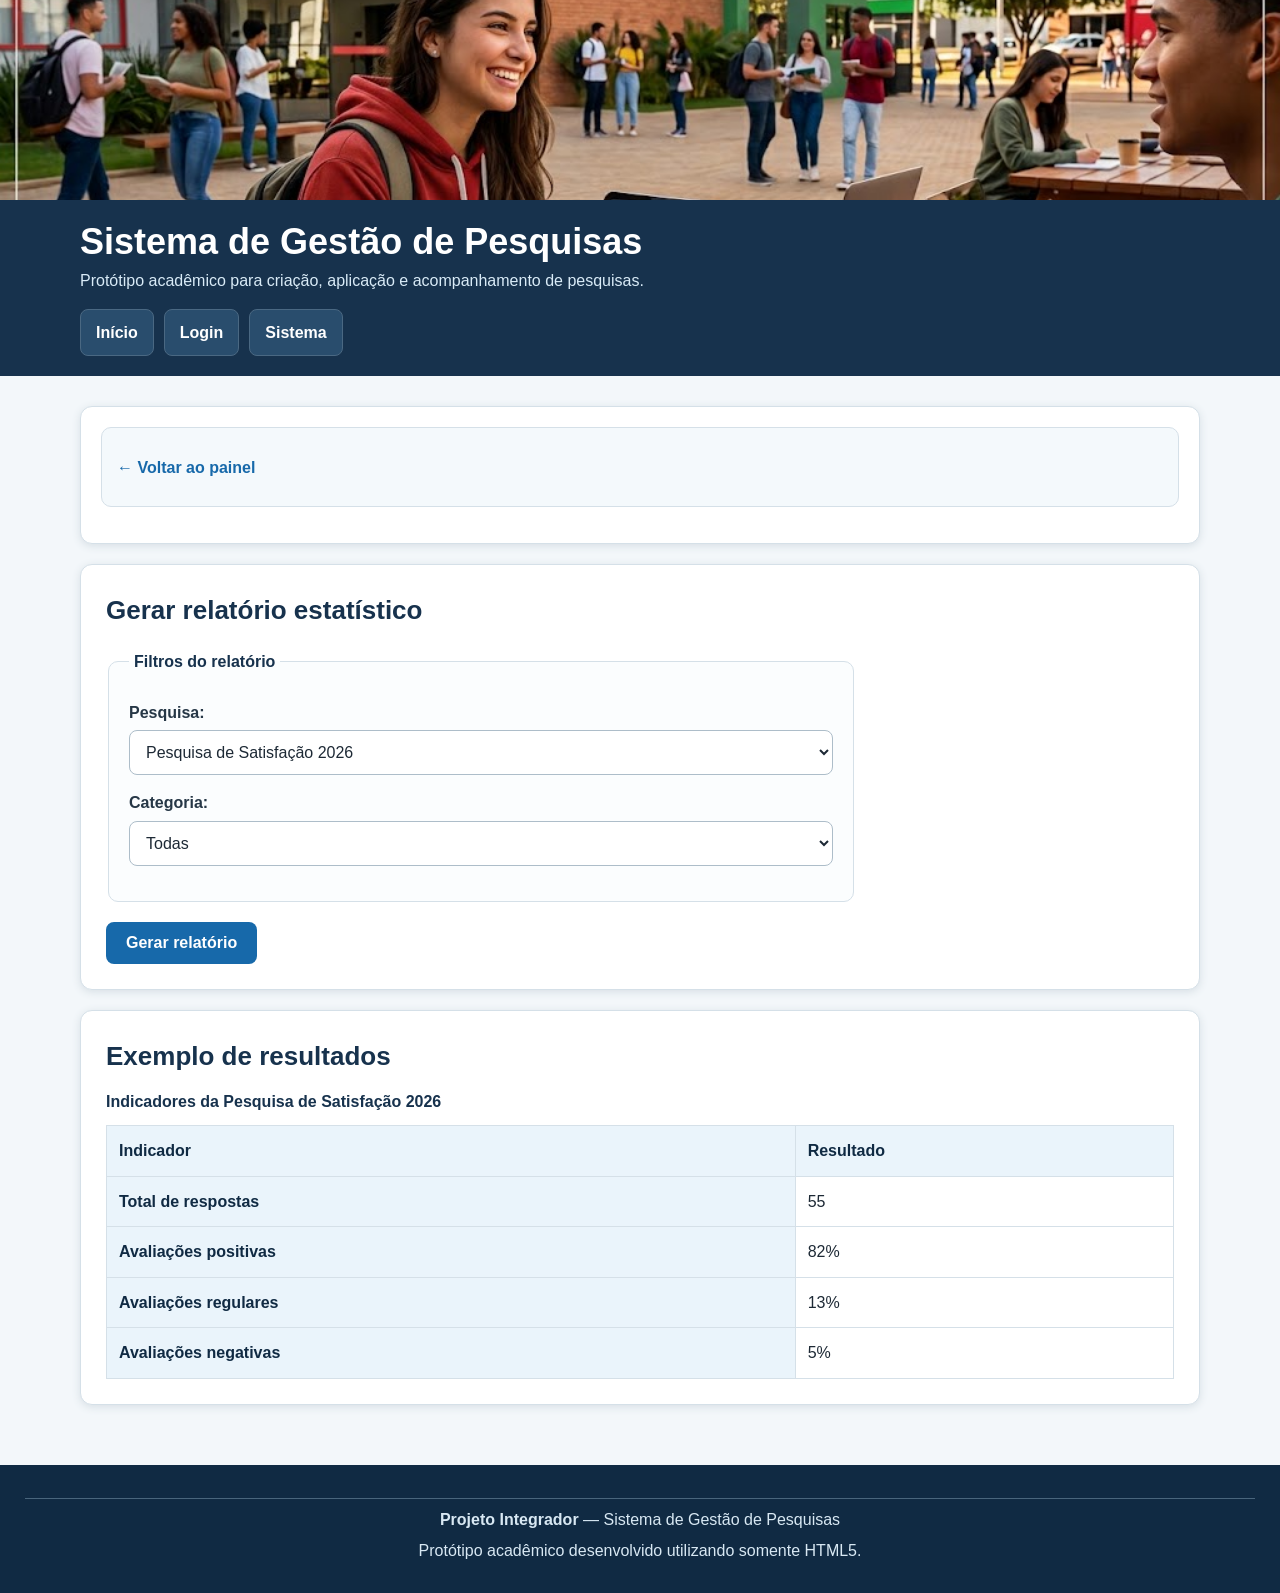
<file: 2026-2/desenvolvimento-web/desenvolvimento-web-projeto/desenvolvimentoweb/paginas/relatorios.html>
<!DOCTYPE html>
<html lang="pt-BR">
<head>
<meta charset="UTF-8">
<meta name="viewport" content="width=device-width, initial-scale=1.0">
<meta name="description" content="Protótipo acadêmico de sistema para gestão de pesquisas de satisfação.">
<title>Relatórios — Gestão de Pesquisas</title>
<link rel="stylesheet" href="../css/style.css">
</head>
<body>
<header>
<figure>
<img src="../img/fotoinicial.jpg" width="1200" height="240" alt="Banner do Sistema de Gestão de Pesquisas">
<figcaption>Banner de apresentação do sistema</figcaption>
</figure>
<h1>Sistema de Gestão de Pesquisas</h1>
<p>Protótipo acadêmico para criação, aplicação e acompanhamento de pesquisas.</p>
<nav aria-label="Navegação principal">
<ul>
<li><a href="../index.html">Início</a></li>
<li><a href="../login.html">Login</a></li>
<li><a href="../main.html">Sistema</a></li>
</ul>
</nav>
</header>
<main id="conteudo">
<nav aria-label="Navegação do sistema"><p><a href="../main.html">← Voltar ao painel</a></p></nav>
<section aria-labelledby="relatorio">
<h2 id="relatorio">Gerar relatório estatístico</h2>
<form action="relatorios.html" method="get">
<fieldset><legend>Filtros do relatório</legend>
<p><label for="pesquisa">Pesquisa:</label><br><select id="pesquisa" name="pesquisa" required><option>Pesquisa de Satisfação 2026</option></select></p>
<p><label for="categoria">Categoria:</label><br><select id="categoria" name="categoria" required><option>Todas</option><option>Aluno</option><option>Professor</option></select></p>
</fieldset><button type="submit">Gerar relatório</button>
</form>
</section>
<section aria-labelledby="resultados">
<h2 id="resultados">Exemplo de resultados</h2>
<table>
<caption>Indicadores da Pesquisa de Satisfação 2026</caption>
<thead><tr><th scope="col">Indicador</th><th scope="col">Resultado</th></tr></thead>
<tbody><tr><th scope="row">Total de respostas</th><td>55</td></tr>
<tr><th scope="row">Avaliações positivas</th><td>82%</td></tr>
<tr><th scope="row">Avaliações regulares</th><td>13%</td></tr>
<tr><th scope="row">Avaliações negativas</th><td>5%</td></tr></tbody>
</table>
</section>
</main>
<footer>
<hr>
<p><strong>Projeto Integrador</strong> — Sistema de Gestão de Pesquisas</p>
<p>Protótipo acadêmico desenvolvido utilizando somente HTML5.</p>
</footer>
</body>
</html>
</file>
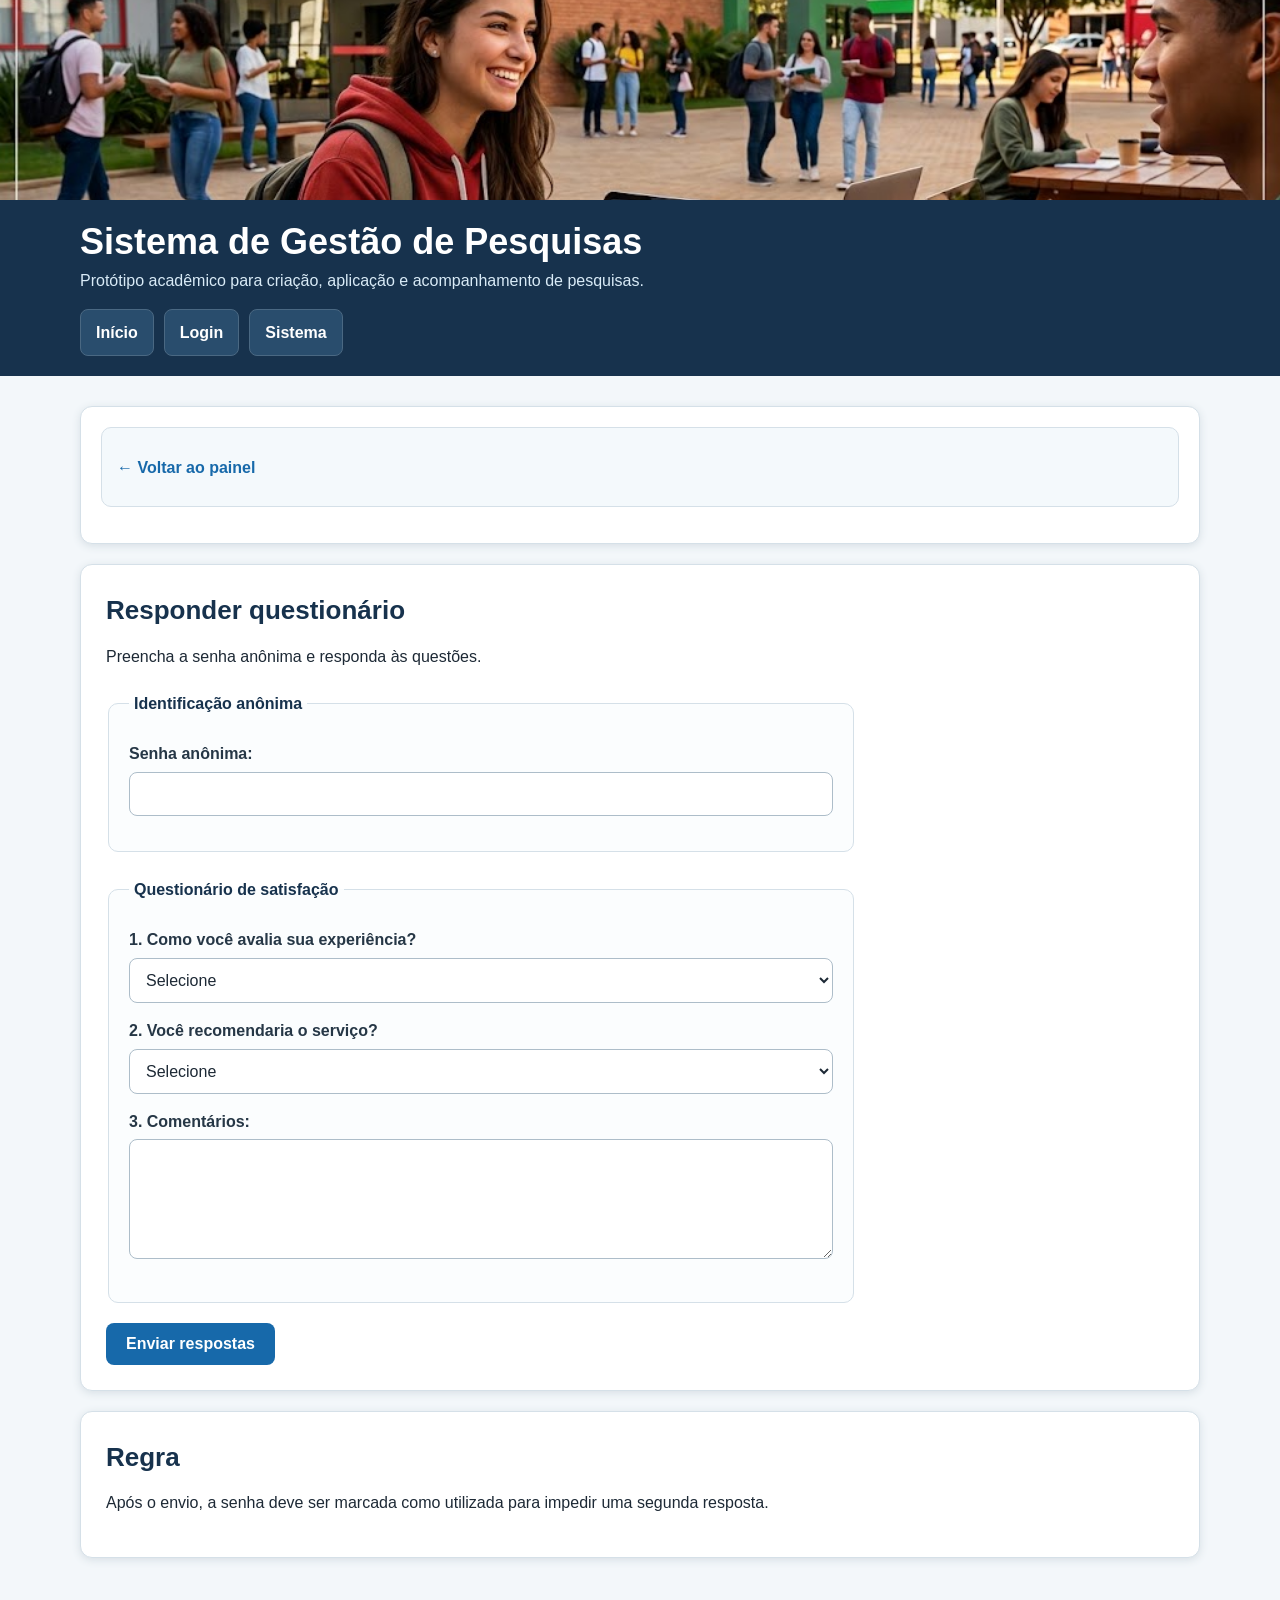
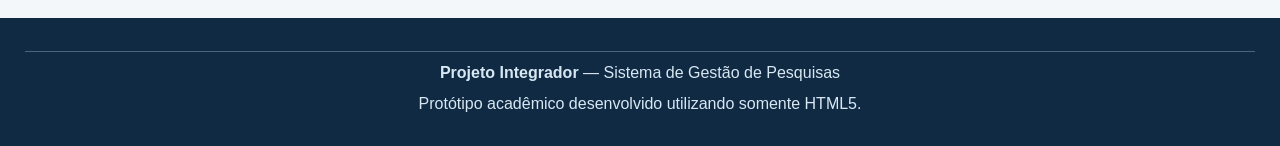
<file: 2026-2/desenvolvimento-web/desenvolvimento-web-projeto/desenvolvimentoweb/paginas/responder.html>
<!DOCTYPE html>
<html lang="pt-BR">
<head>
<meta charset="UTF-8">
<meta name="viewport" content="width=device-width, initial-scale=1.0">
<meta name="description" content="Protótipo acadêmico de sistema para gestão de pesquisas de satisfação.">
<title>Responder questionário — Gestão de Pesquisas</title>
<link rel="stylesheet" href="../css/style.css">
</head>
<body>
<header>
<figure>
<img src="../img/fotoinicial.jpg" width="1200" height="240" alt="Banner do Sistema de Gestão de Pesquisas">
<figcaption>Banner de apresentação do sistema</figcaption>
</figure>
<h1>Sistema de Gestão de Pesquisas</h1>
<p>Protótipo acadêmico para criação, aplicação e acompanhamento de pesquisas.</p>
<nav aria-label="Navegação principal">
<ul>
<li><a href="../index.html">Início</a></li>
<li><a href="../login.html">Login</a></li>
<li><a href="../main.html">Sistema</a></li>
</ul>
</nav>
</header>
<main id="conteudo">
<nav aria-label="Navegação do sistema"><p><a href="../main.html">← Voltar ao painel</a></p></nav>
<section aria-labelledby="titulo-funcao">
<h2 id="titulo-funcao">Responder questionário</h2>
<p>Preencha a senha anônima e responda às questões.</p>
<form action="responder.html" method="get">
<fieldset><legend>Identificação anônima</legend>
<p><label for="senha">Senha anônima:</label><br><input id="senha" name="senha" type="text" minlength="4" maxlength="40" autocomplete="off" required></p>
</fieldset>
<fieldset><legend>Questionário de satisfação</legend>
<p><label for="q1">1. Como você avalia sua experiência?</label><br><select id="q1" name="q1" required><option value="">Selecione</option><option>Excelente</option><option>Boa</option><option>Regular</option><option>Ruim</option></select></p>
<p><label for="q2">2. Você recomendaria o serviço?</label><br><select id="q2" name="q2" required><option value="">Selecione</option><option>Sim</option><option>Não</option></select></p>
<p><label for="comentario">3. Comentários:</label><br><textarea id="comentario" name="comentario" rows="5" maxlength="1000"></textarea></p>
</fieldset>
<button type="submit">Enviar respostas</button>
</form>
</section>
<section><h2>Regra</h2><p>Após o envio, a senha deve ser marcada como utilizada para impedir uma segunda resposta.</p></section>
</main>
<footer>
<hr>
<p><strong>Projeto Integrador</strong> — Sistema de Gestão de Pesquisas</p>
<p>Protótipo acadêmico desenvolvido utilizando somente HTML5.</p>
</footer>
</body>
</html>
</file>
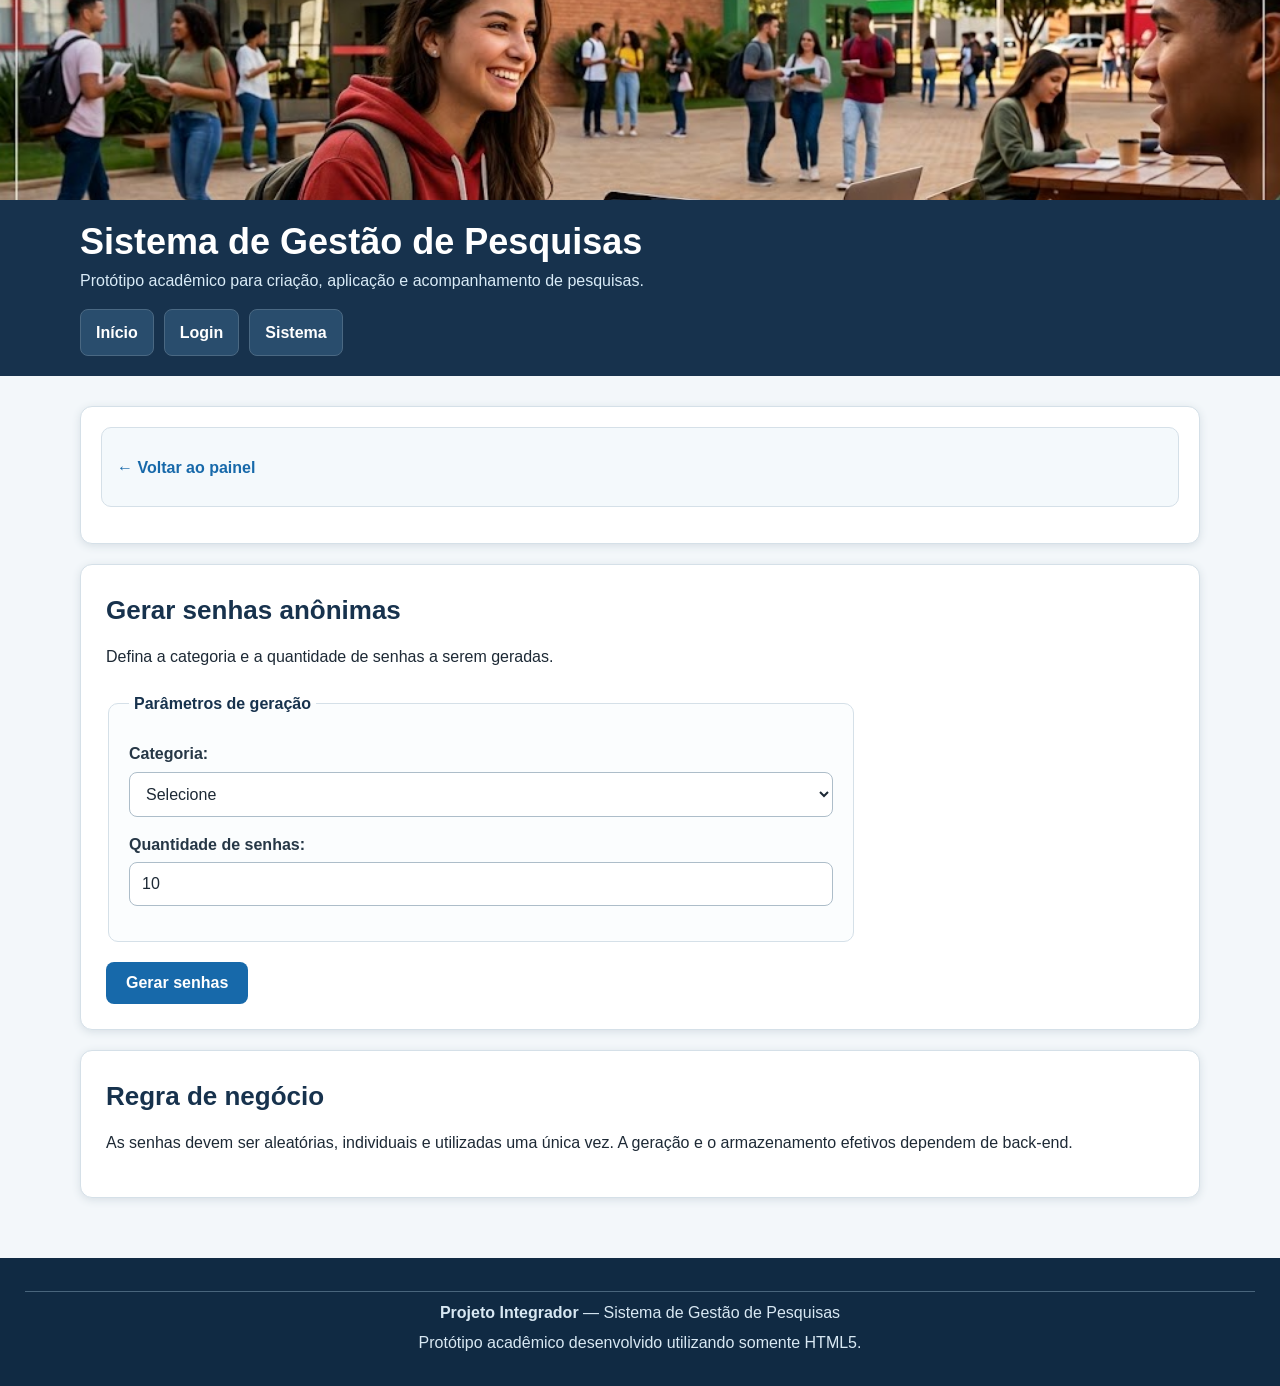
<file: 2026-2/desenvolvimento-web/desenvolvimento-web-projeto/desenvolvimentoweb/paginas/senhas.html>
<!DOCTYPE html>
<html lang="pt-BR">
<head>
<meta charset="UTF-8">
<meta name="viewport" content="width=device-width, initial-scale=1.0">
<meta name="description" content="Protótipo acadêmico de sistema para gestão de pesquisas de satisfação.">
<title>Gerar senhas — Gestão de Pesquisas</title>
<link rel="stylesheet" href="../css/style.css">
</head>
<body>
<header>
<figure>
<img src="../img/fotoinicial.jpg" width="1200" height="240" alt="Banner do Sistema de Gestão de Pesquisas">
<figcaption>Banner de apresentação do sistema</figcaption>
</figure>
<h1>Sistema de Gestão de Pesquisas</h1>
<p>Protótipo acadêmico para criação, aplicação e acompanhamento de pesquisas.</p>
<nav aria-label="Navegação principal">
<ul>
<li><a href="../index.html">Início</a></li>
<li><a href="../login.html">Login</a></li>
<li><a href="../main.html">Sistema</a></li>
</ul>
</nav>
</header>
<main id="conteudo">
<nav aria-label="Navegação do sistema"><p><a href="../main.html">← Voltar ao painel</a></p></nav>
<section aria-labelledby="titulo-funcao">
<h2 id="titulo-funcao">Gerar senhas anônimas</h2>
<p>Defina a categoria e a quantidade de senhas a serem geradas.</p>
<form action="senhas.html" method="get">
<fieldset><legend>Parâmetros de geração</legend>
<p><label for="categoria">Categoria:</label><br><select id="categoria" name="categoria" required><option value="">Selecione</option><option>Aluno</option><option>Professor</option></select></p>
<p><label for="quantidade">Quantidade de senhas:</label><br><input id="quantidade" name="quantidade" type="number" min="1" max="500" value="10" required></p>
</fieldset><button type="submit">Gerar senhas</button>
</form>
</section>
<section><h2>Regra de negócio</h2><p>As senhas devem ser aleatórias, individuais e utilizadas uma única vez. A geração e o armazenamento efetivos dependem de back-end.</p></section>
</main>
<footer>
<hr>
<p><strong>Projeto Integrador</strong> — Sistema de Gestão de Pesquisas</p>
<p>Protótipo acadêmico desenvolvido utilizando somente HTML5.</p>
</footer>
</body>
</html>
</file>
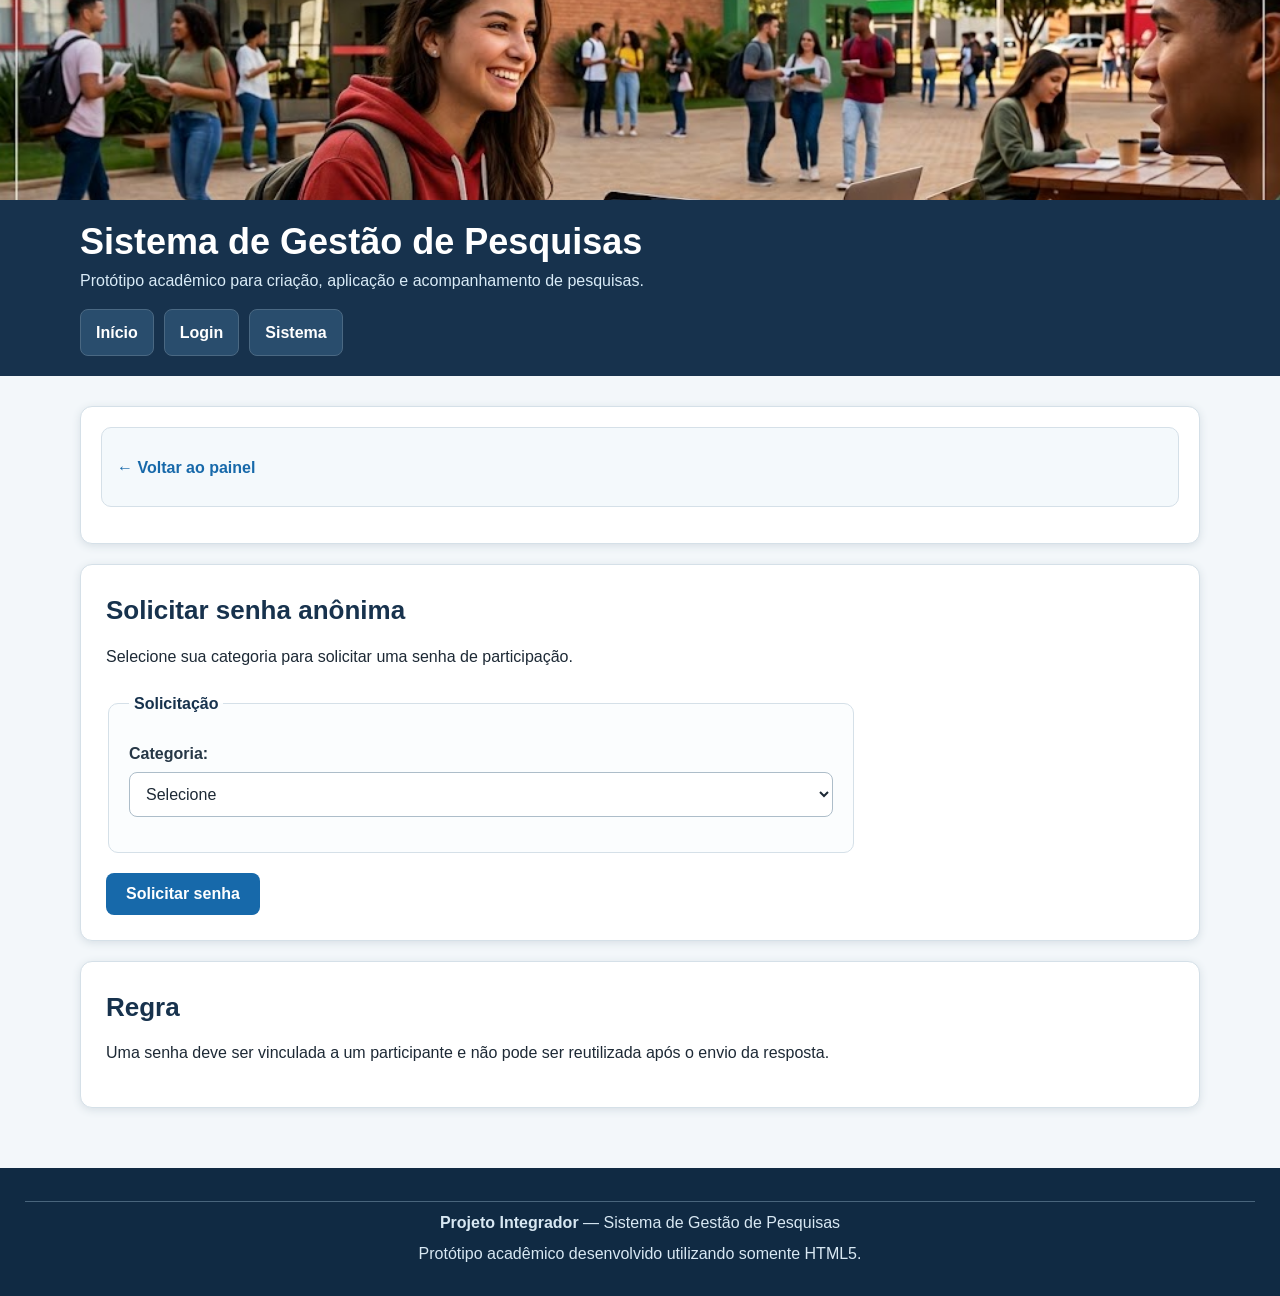
<file: 2026-2/desenvolvimento-web/desenvolvimento-web-projeto/desenvolvimentoweb/paginas/solicitar-senha.html>
<!DOCTYPE html>
<html lang="pt-BR">
<head>
<meta charset="UTF-8">
<meta name="viewport" content="width=device-width, initial-scale=1.0">
<meta name="description" content="Protótipo acadêmico de sistema para gestão de pesquisas de satisfação.">
<title>Solicitar senha — Gestão de Pesquisas</title>
<link rel="stylesheet" href="../css/style.css">
</head>
<body>
<header>
<figure>
<img src="../img/fotoinicial.jpg" width="1200" height="240" alt="Banner do Sistema de Gestão de Pesquisas">
<figcaption>Banner de apresentação do sistema</figcaption>
</figure>
<h1>Sistema de Gestão de Pesquisas</h1>
<p>Protótipo acadêmico para criação, aplicação e acompanhamento de pesquisas.</p>
<nav aria-label="Navegação principal">
<ul>
<li><a href="../index.html">Início</a></li>
<li><a href="../login.html">Login</a></li>
<li><a href="../main.html">Sistema</a></li>
</ul>
</nav>
</header>
<main id="conteudo">
<nav aria-label="Navegação do sistema"><p><a href="../main.html">← Voltar ao painel</a></p></nav>
<section aria-labelledby="titulo-funcao">
<h2 id="titulo-funcao">Solicitar senha anônima</h2>
<p>Selecione sua categoria para solicitar uma senha de participação.</p>
<form action="responder.html" method="get">
<fieldset><legend>Solicitação</legend>
<p><label for="categoria">Categoria:</label><br><select id="categoria" name="categoria" required><option value="">Selecione</option><option>Aluno</option><option>Professor</option></select></p>
</fieldset><button type="submit">Solicitar senha</button>
</form>
</section>
<section><h2>Regra</h2><p>Uma senha deve ser vinculada a um participante e não pode ser reutilizada após o envio da resposta.</p></section>
</main>
<footer>
<hr>
<p><strong>Projeto Integrador</strong> — Sistema de Gestão de Pesquisas</p>
<p>Protótipo acadêmico desenvolvido utilizando somente HTML5.</p>
</footer>
</body>
</html>
</file>
<file: 2026-2/desenvolvimento-web/desenvolvimento-web-projeto/desenvolvimentoweb/css/style.css>
/*  CONFIGURAÇÕES GERAIS  */

* {
  box-sizing: border-box;
  font-family: Arial, Helvetica, sans-serif;
}

html {
  scroll-behavior: smooth;
}

body {
  margin: 0;
  background-color: #f3f7fa;
  color: #1d2935;
  font-size: 16px;
  line-height: 1.6;
}


/*  IMAGENS  */

img {
  display: block;
  max-width: 100%;
}


/*  LINKS  */

a {
  color: #1769aa;
  text-decoration: underline;
}

a:hover {
  color: #102a43;
}


/*  CABEÇALHO  */

header {
  background-color: #17324d;
  color: white;
  padding-bottom: 20px;
}

header figure {
  height: 200px;
  margin: 0;
  overflow: hidden;
}

header figure img {
  width: 100%;
  height: 100%;
  object-fit: cover;
}

header figcaption {
  display: none;
}

header h1 {
  width: 90%;
  max-width: 1120px;
  margin: 20px auto 5px auto;
  font-size: 36px;
}

header p {
  width: 90%;
  max-width: 1120px;
  margin: 0 auto 15px auto;
  color: #d9ebf7;
}


/*  MENU PRINCIPAL  */

header nav {
  width: 90%;
  max-width: 1120px;
  margin: auto;
}

header nav ul {
  display: flex;
  flex-wrap: wrap;
  gap: 10px;
  padding: 0;
  margin: 0;
  list-style: none;
}

header nav li {
  margin: 0;
}

header nav a {
  display: block;
  padding: 10px 15px;
  background-color: #294d6d;
  color: white;
  border: 1px solid #4a6882;
  border-radius: 8px;
  font-weight: bold;
  text-decoration: none;
}

header nav a:hover {
  background-color: #386483;
  color: white;
}


/*  CONTEÚDO PRINCIPAL  */

main {
  width: 90%;
  max-width: 1120px;
  margin: 30px auto 60px auto;
}


/*  SEÇÕES  */

section {
  padding: 25px;
  margin-bottom: 20px;
  background-color: white;
  border: 1px solid #d5e0e8;
  border-radius: 12px;
  box-shadow: 0 2px 8px #d7dfe5;
}

main nav {
  padding: 20px;
  margin-bottom: 20px;
  background-color: white;
  border: 1px solid #d5e0e8;
  border-radius: 12px;
  box-shadow: 0 2px 8px #d7dfe5;
}


/*  TÍTULOS  */

h1 {
  line-height: 1.2;
}

h2 {
  margin-top: 0;
  margin-bottom: 12px;
  color: #17324d;
  font-size: 26px;
}

p {
  margin-top: 0;
}


/*  LISTAS  */

main ul,
main ol {
  padding-left: 25px;
}

main li {
  margin-bottom: 6px;
}


/*  FUNCIONALIDADES  */

main nav ul {
  display: grid;
  grid-template-columns: 1fr 1fr 1fr;
  gap: 15px;
  padding: 0;
  list-style: none;
}

main nav li {
  margin: 0;
}

main nav a {
  display: flex;
  align-items: center;
  min-height: 80px;
  padding: 15px;
  background-color: #f4f9fc;
  border: 1px solid #d5e0e8;
  border-radius: 10px;
  color: #1769aa;
  font-weight: bold;
  text-decoration: none;
}

main nav a:hover {
  background-color: #eaf4fb;
  border-color: #1769aa;
}


/*  FORMULÁRIOS  */

form {
  max-width: 750px;
}

fieldset {
  padding: 20px;
  margin-bottom: 20px;
  background-color: #fbfdfe;
  border: 1px solid #d5e0e8;
  border-radius: 10px;
}

legend {
  padding: 5px;
  color: #17324d;
  font-weight: bold;
}

form p {
  margin-bottom: 15px;
}

label {
  color: #263746;
  font-weight: bold;
}


/*  CAMPOS  */

input,
select,
textarea {
  width: 100%;
  padding: 12px;
  margin-top: 5px;
  background-color: white;
  border: 1px solid #adbdc9;
  border-radius: 8px;
  color: #1d2935;
  font-size: 16px;
}

input:hover,
select:hover,
textarea:hover {
  border-color: #71879a;
}

input:focus,
select:focus,
textarea:focus {
  border-color: #1769aa;
  outline: 2px solid #b8d8ec;
}


/*  CHECKBOX E RADIO  */

input[type="checkbox"],
input[type="radio"] {
  width: auto;
  margin-right: 7px;
}


/*  ÁREA DE TEXTO  */

textarea {
  min-height: 120px;
  resize: vertical;
}


/*  BOTÕES  */

button {
  padding: 12px 20px;
  background-color: #1769aa;
  color: white;
  border: none;
  border-radius: 8px;
  font-size: 16px;
  font-weight: bold;
  cursor: pointer;
}

button:hover {
  background-color: #1f7fbd;
}

button:active {
  background-color: #14598f;
}


/*  TABELAS  */

table {
  width: 100%;
  background-color: white;
  border-collapse: collapse;
}

caption {
  padding-bottom: 10px;
  color: #17324d;
  font-weight: bold;
  text-align: left;
}

th,
td {
  padding: 12px;
  border: 1px solid #d5e0e8;
  text-align: left;
}

th {
  background-color: #eaf4fb;
  color: #102a43;
}

tr:hover {
  background-color: #f4f9fc;
}


/*  RODAPÉ  */

footer {
  padding: 25px;
  background-color: #102a43;
  color: #d8e8f3;
  text-align: center;
}

footer hr {
  border: none;
  border-top: 1px solid #49657c;
}

footer p {
  margin: 5px;
}


/*  TABLET  */

@media (max-width: 768px) {

  header h1 {
    font-size: 28px;
  }

  header figure {
    height: 150px;
  }

  main nav ul {
    grid-template-columns: 1fr 1fr;
  }

  section {
    padding: 18px;
  }
}


/*  CELULARES PEQUENOS  */

@media (max-width: 500px) {

  header nav ul {
    display: block;
  }

  header nav li {
    margin-bottom: 8px;
  }

  header nav a {
    text-align: center;
  }

  main nav ul {
    grid-template-columns: 1fr;
  }

  button {
    width: 100%;
  }

  table {
    font-size: 14px;
  }
}
</file>
